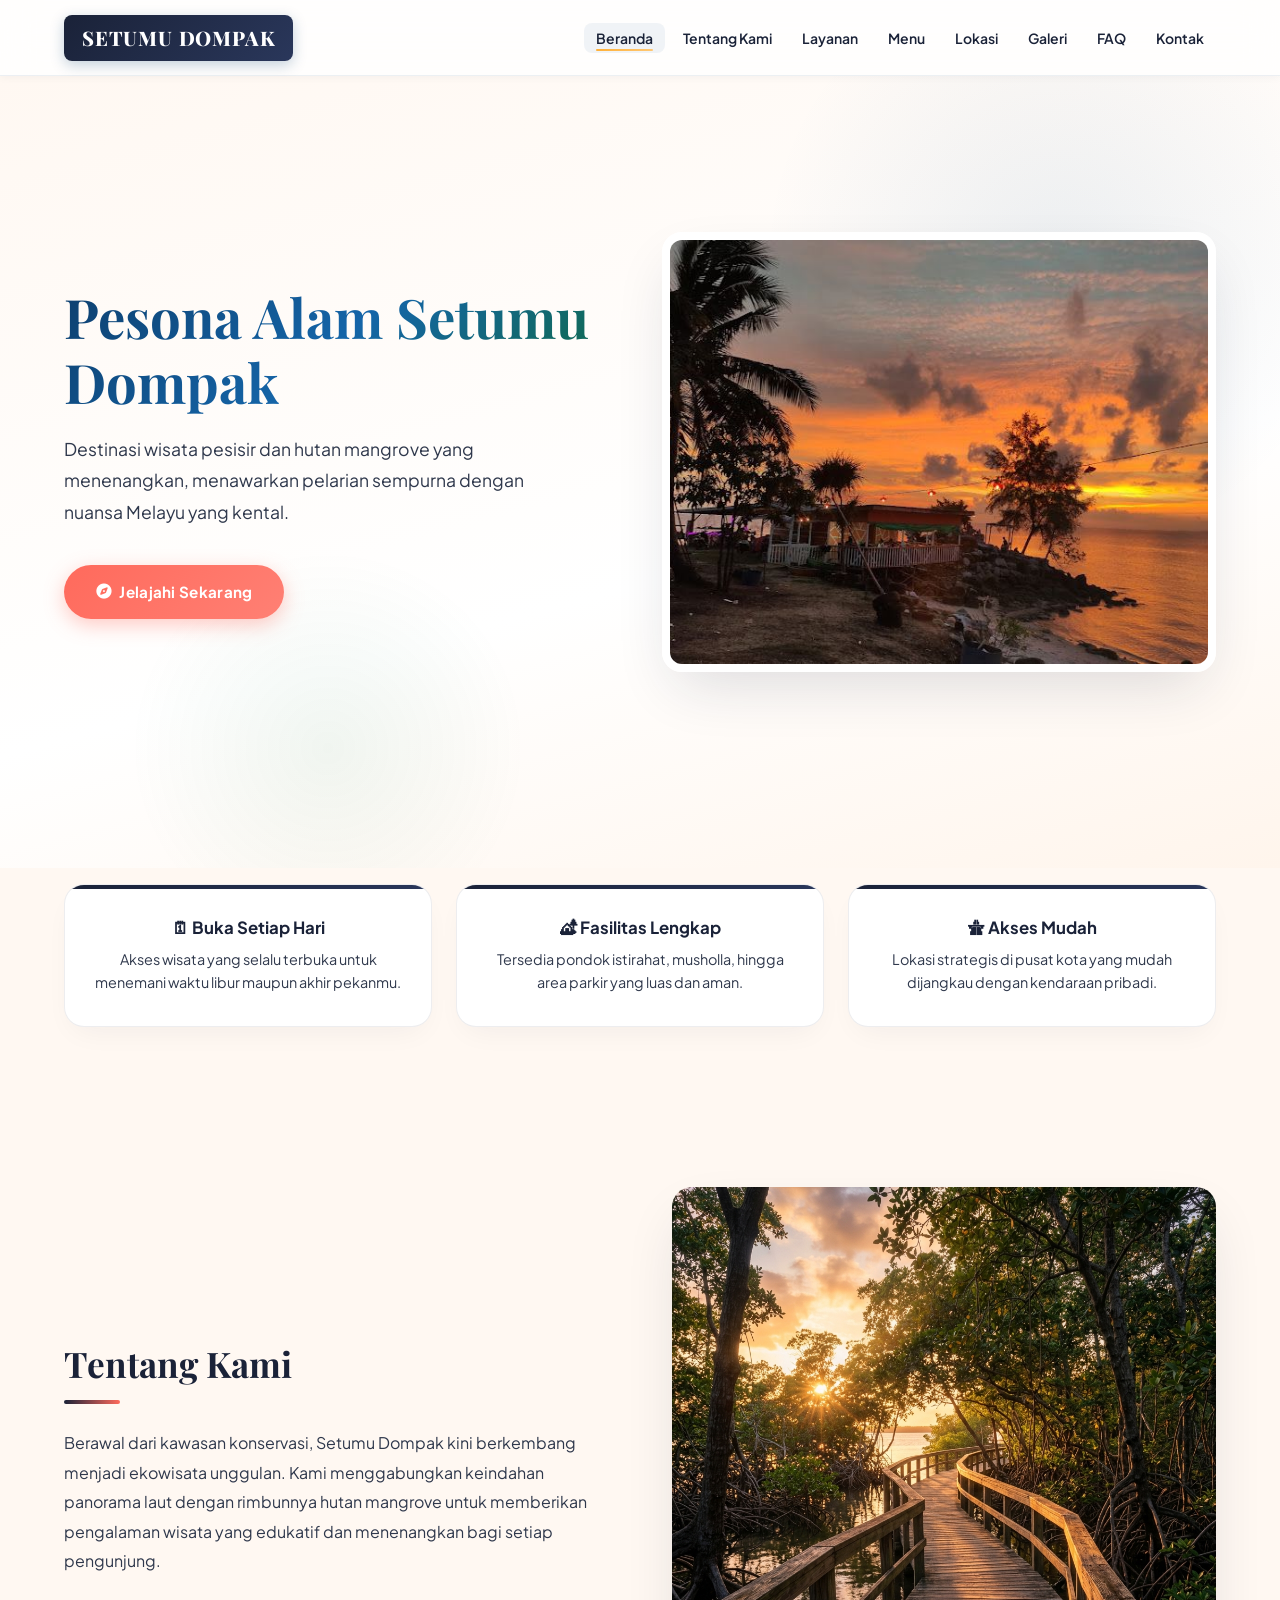
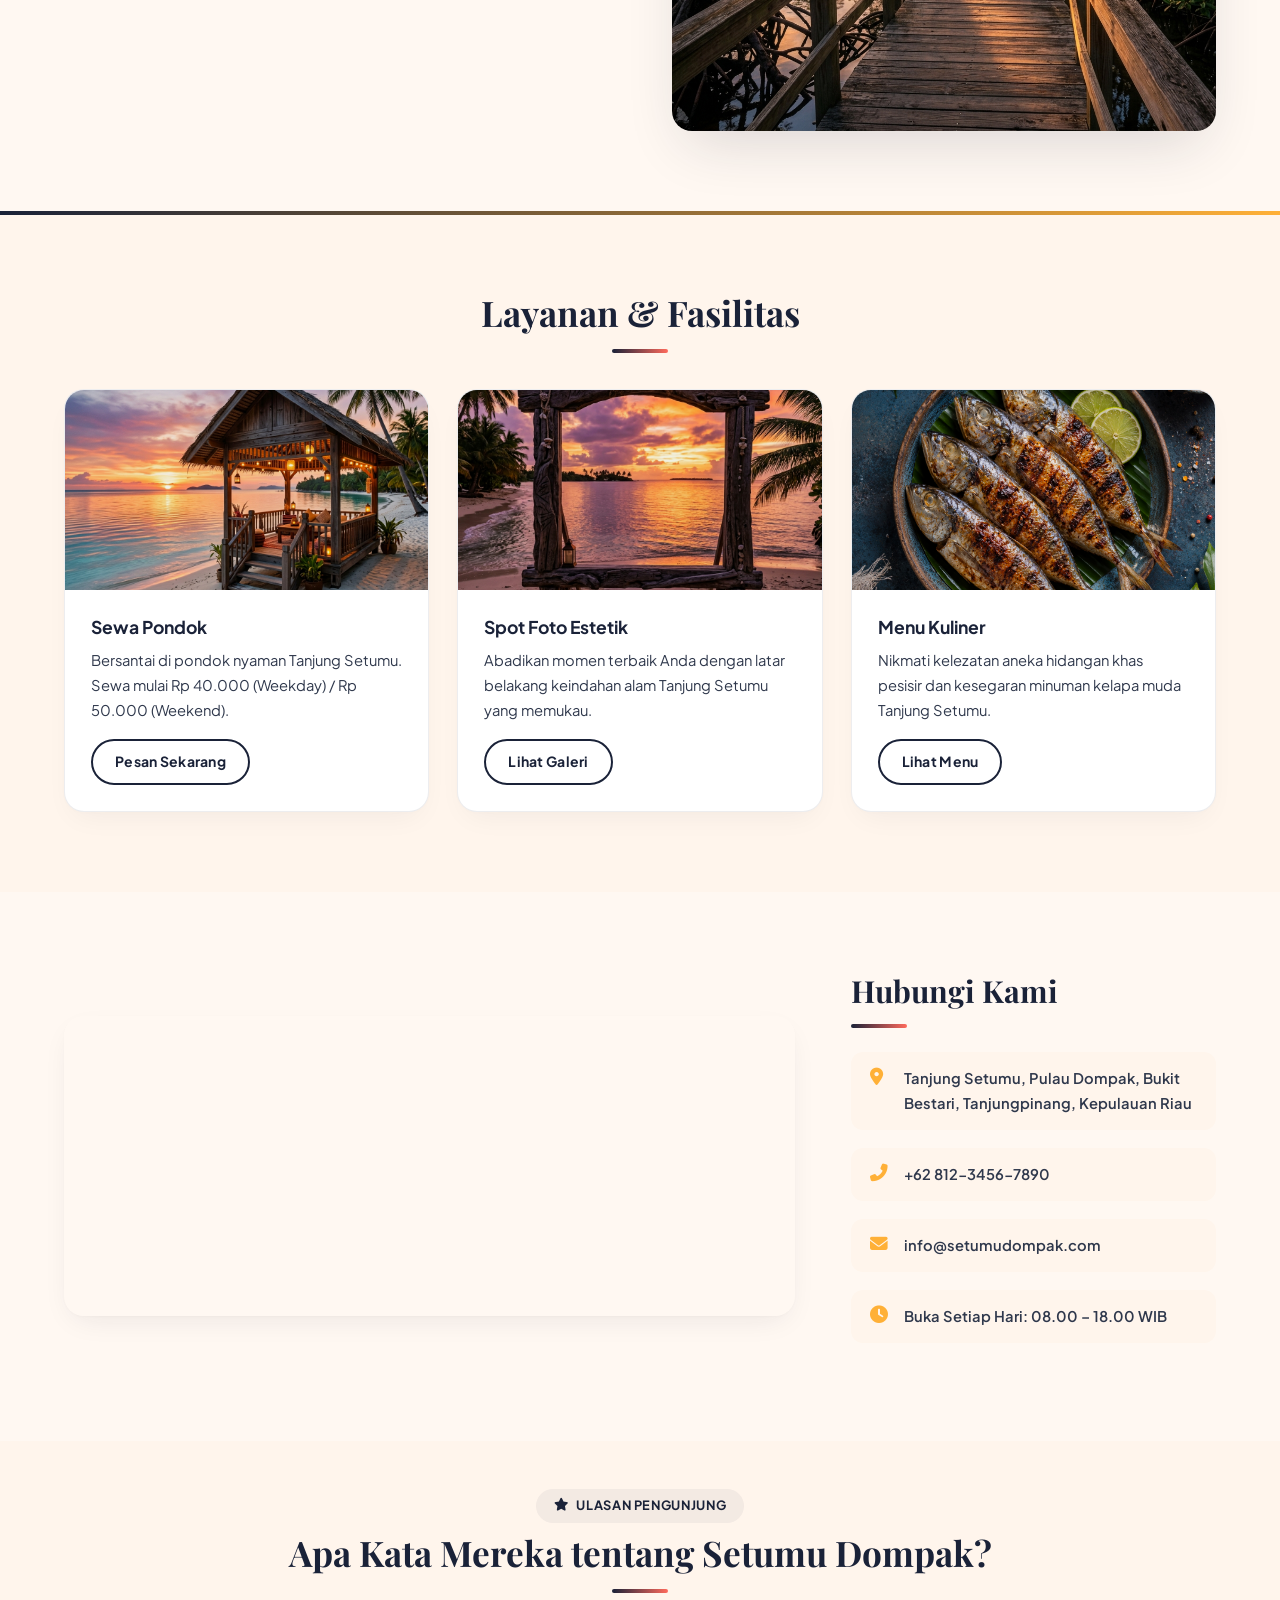
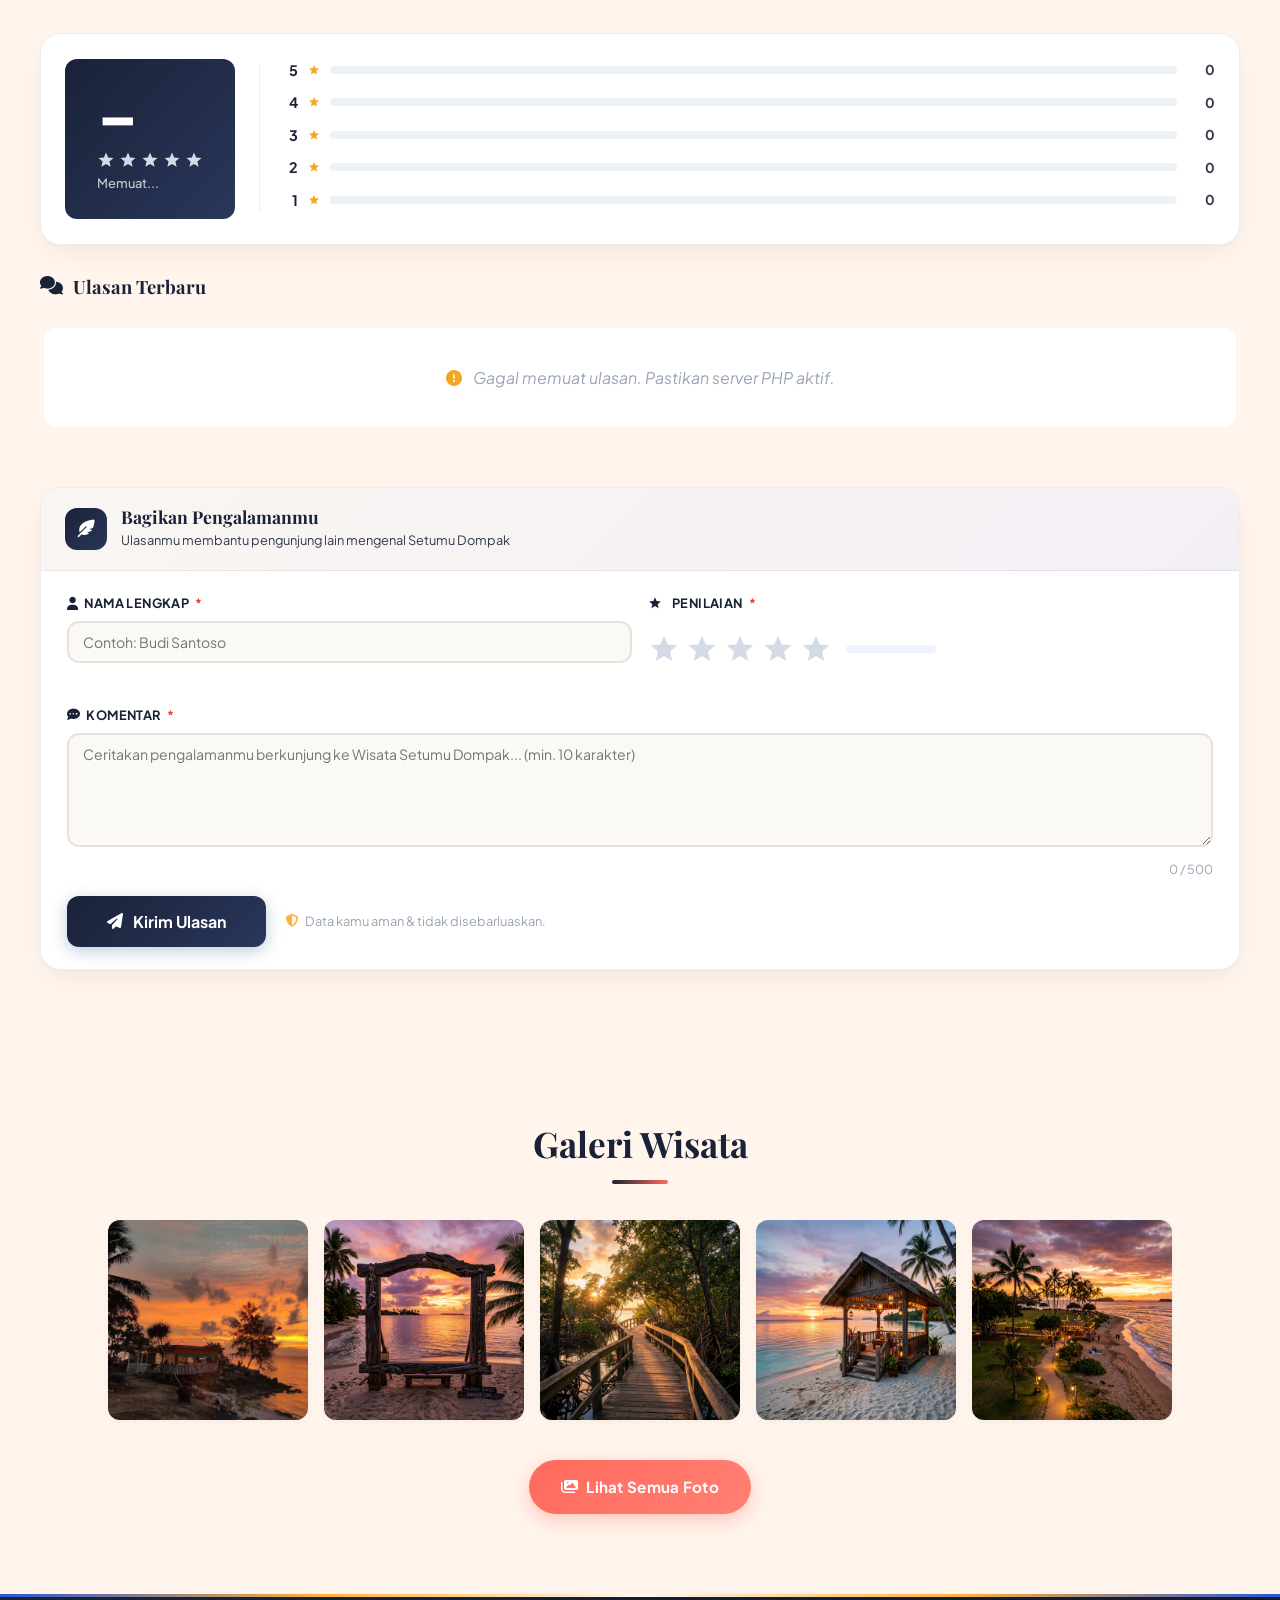
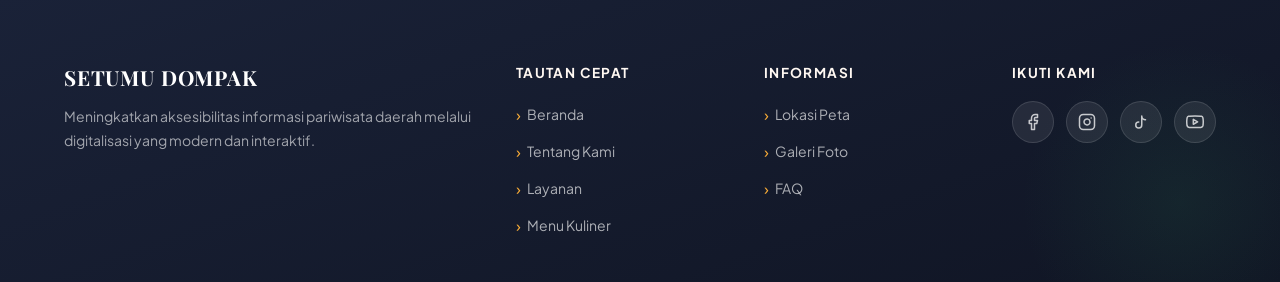
<file: index.html>
<!DOCTYPE html>
<html lang="id">
<head>
    <meta charset="UTF-8">
    <meta name="viewport" content="width=device-width, initial-scale=1.0">
    <title>Wisata Setumu Dompak — Ekowisata Kepulauan Riau</title>
    <link rel="stylesheet" href="css/style.css?v=1.9">
    <link rel="stylesheet" href="css/home.css?v=1.9">
    <link rel="stylesheet" href="css/responsive.css?v=1.9">
    <link rel="stylesheet" href="https://cdnjs.cloudflare.com/ajax/libs/font-awesome/6.4.0/css/all.min.css">
</head>
<body>

    <!-- NAVBAR PLACEHOLDER -->
    <div id="navbar-placeholder"></div>

    <!-- HERO -->
    <section id="beranda" class="hero">
        <div class="hero-text">
            <h1>Pesona Alam Setumu Dompak</h1>
            <p>Destinasi wisata pesisir dan hutan mangrove yang menenangkan, menawarkan pelarian sempurna dengan nuansa Melayu yang kental.</p>
            <a href="#layanan" class="btn-primary">
                <i class="fas fa-compass"></i> Jelajahi Sekarang
            </a>
        </div>
        <div class="hero-image">
            <img src="images/hero.jpg" alt="Pesona Alam Setumu Dompak">
        </div>
    </section>

    <!-- HIGHLIGHT CARDS -->
    <section class="highlights container">
        <div class="card-highlight">
            <h3>Buka Setiap Hari</h3>
            <p>Akses wisata yang selalu terbuka untuk menemani waktu libur maupun akhir pekanmu.</p>
        </div>
        <div class="card-highlight">
            <h3>Fasilitas Lengkap</h3>
            <p>Tersedia pondok istirahat, musholla, hingga area parkir yang luas dan aman.</p>
        </div>
        <div class="card-highlight">
            <h3>Akses Mudah</h3>
            <p>Lokasi strategis di pusat kota yang mudah dijangkau dengan kendaraan pribadi.</p>
        </div>
    </section>

    <!-- TENTANG KAMI -->
    <section id="tentang" class="tentang container">
        <div class="tentang-text reveal-left">
            <h2>Tentang Kami</h2>
            <div class="divider"></div>
            <p>Berawal dari kawasan konservasi, Setumu Dompak kini berkembang menjadi ekowisata unggulan. Kami menggabungkan keindahan panorama laut dengan rimbunnya hutan mangrove untuk memberikan pengalaman wisata yang edukatif dan menenangkan bagi setiap pengunjung.</p>
        </div>
        <div class="tentang-image reveal-right">
            <img src="images/tentang.png" alt="Tentang Wisata Setumu">
        </div>
    </section>

    <!-- LAYANAN & FASILITAS -->
    <section id="layanan" class="layanan bg-light">
        <div class="container">
            <h2 class="section-title reveal">Layanan &amp; Fasilitas</h2>
            <div class="divider-center"></div>
            <div class="layanan-grid">
                <div class="card-layanan">
                    <img src="images/pondok.png" alt="Sewa Pondok">
                    <div class="card-body">
                        <h3>Sewa Pondok</h3>
                        <p>Bersantai di pondok nyaman Tanjung Setumu. Sewa mulai Rp 40.000 (Weekday) / Rp 50.000 (Weekend).</p>
                        <a href="https://wa.me/6281261910521?text=Permisi%20Kak%2C%20saya%20ingin%20memesan%20sewa%20pondok.%20Mohon%20info%20ketersediaan%20pondok%20kosong%20untuk%20%5BHari%2FTanggal%5D.%20Terima%20kasih%21" target="_blank" class="btn-outline"><span>Pesan Sekarang</span></a>
                    </div>
                </div>
                <div class="card-layanan">
                    <img src="images/spot_foto.png" alt="Spot Foto">
                    <div class="card-body">
                        <h3>Spot Foto Estetik</h3>
                        <p>Abadikan momen terbaik Anda dengan latar belakang keindahan alam Tanjung Setumu yang memukau.</p>
                        <a href="galeri.html" class="btn-outline"><span>Lihat Galeri</span></a>
                    </div>
                </div>
                <div class="card-layanan">
                    <img src="images/ikan_bakar.png" alt="Menu Kuliner">
                    <div class="card-body">
                        <h3>Menu Kuliner</h3>
                        <p>Nikmati kelezatan aneka hidangan khas pesisir dan kesegaran minuman kelapa muda Tanjung Setumu.</p>
                        <a href="menu.html" class="btn-outline"><span>Lihat Menu</span></a>
                    </div>
                </div>
            </div>
        </div>
    </section>

    <!-- LOKASI & KONTAK -->
    <section id="lokasi" class="lokasi-kontak container">
        <div class="peta-lokasi reveal-left">
            <iframe src="https://maps.google.com/maps?q=Pantai%20Tanjung%20Setumu%20Dompak%20Tanjungpinang&t=&z=15&ie=UTF8&iwloc=&output=embed"
                width="100%" height="300" style="border:0; border-radius: 14px;" allowfullscreen="" loading="lazy"></iframe>
        </div>
        <div class="info-kontak reveal-right">
            <h2>Hubungi Kami</h2>
            <div class="divider"></div>
            <ul>
                <li><i class="fas fa-map-marker-alt"></i> Tanjung Setumu, Pulau Dompak, Bukit Bestari, Tanjungpinang, Kepulauan Riau</li>
                <li><i class="fas fa-phone-alt"></i> +62 812-3456-7890</li>
                <li><i class="fas fa-envelope"></i> info@setumudompak.com</li>
                <li><i class="fas fa-clock"></i> Buka Setiap Hari: 08.00 – 18.00 WIB</li>
            </ul>
        </div>
    </section>

    <!-- RATING SECTION -->
    <section id="rating" class="rating-section">
        <div class="container rating-body">

            <!-- HEADER MINIMALIS TERPADU -->
            <div class="rating-intro-header text-center reveal">
                <span class="rating-tag"><i class="fas fa-star"></i> Ulasan Pengunjung</span>
                <h2>Apa Kata Mereka tentang Setumu Dompak?</h2>
                <div class="divider-center"></div>
            </div>

            <!-- ── STATISTIK RATING ── -->
            <div class="rating-stats-card reveal">
                <div class="stats-left">
                    <div class="big-score" id="avgScore">–</div>
                    <div class="big-stars" id="avgStars">
                        <svg class="star-icon star-empty" viewBox="0 0 24 24" width="18" height="18" style="display: inline-block; vertical-align: middle;"><path fill="#d4dbe7" d="M12 17.27 L18.18 21 L16.54 13.97 L22 9.24 L14.81 8.63 L12 2 L9.19 8.63 L2 9.24 L7.46 13.97 L5.82 21 Z"/></svg>
                        <svg class="star-icon star-empty" viewBox="0 0 24 24" width="18" height="18" style="display: inline-block; vertical-align: middle;"><path fill="#d4dbe7" d="M12 17.27 L18.18 21 L16.54 13.97 L22 9.24 L14.81 8.63 L12 2 L9.19 8.63 L2 9.24 L7.46 13.97 L5.82 21 Z"/></svg>
                        <svg class="star-icon star-empty" viewBox="0 0 24 24" width="18" height="18" style="display: inline-block; vertical-align: middle;"><path fill="#d4dbe7" d="M12 17.27 L18.18 21 L16.54 13.97 L22 9.24 L14.81 8.63 L12 2 L9.19 8.63 L2 9.24 L7.46 13.97 L5.82 21 Z"/></svg>
                        <svg class="star-icon star-empty" viewBox="0 0 24 24" width="18" height="18" style="display: inline-block; vertical-align: middle;"><path fill="#d4dbe7" d="M12 17.27 L18.18 21 L16.54 13.97 L22 9.24 L14.81 8.63 L12 2 L9.19 8.63 L2 9.24 L7.46 13.97 L5.82 21 Z"/></svg>
                        <svg class="star-icon star-empty" viewBox="0 0 24 24" width="18" height="18" style="display: inline-block; vertical-align: middle;"><path fill="#d4dbe7" d="M12 17.27 L18.18 21 L16.54 13.97 L22 9.24 L14.81 8.63 L12 2 L9.19 8.63 L2 9.24 L7.46 13.97 L5.82 21 Z"/></svg>
                    </div>
                    <div class="big-label" id="avgLabel">Memuat...</div>
                </div>
                <div class="stats-divider"></div>
                <div class="stats-bars">
                    <div class="bar-row">
                        <span class="bar-num">5</span>
                        <svg class="bar-star" viewBox="0 0 24 24" width="12" height="12">
                            <path d="M12 17.27 L18.18 21 L16.54 13.97 L22 9.24 L14.81 8.63 L12 2 L9.19 8.63 L2 9.24 L7.46 13.97 L5.82 21 Z"/>
                        </svg>
                        <div class="bar-track"><div class="bar-fill" id="bar5"></div></div>
                        <span class="bar-count" id="count5">0</span>
                    </div>
                    <div class="bar-row">
                        <span class="bar-num">4</span>
                        <svg class="bar-star" viewBox="0 0 24 24" width="12" height="12">
                            <path d="M12 17.27 L18.18 21 L16.54 13.97 L22 9.24 L14.81 8.63 L12 2 L9.19 8.63 L2 9.24 L7.46 13.97 L5.82 21 Z"/>
                        </svg>
                        <div class="bar-track"><div class="bar-fill" id="bar4"></div></div>
                        <span class="bar-count" id="count4">0</span>
                    </div>
                    <div class="bar-row">
                        <span class="bar-num">3</span>
                        <svg class="bar-star" viewBox="0 0 24 24" width="12" height="12">
                            <path d="M12 17.27 L18.18 21 L16.54 13.97 L22 9.24 L14.81 8.63 L12 2 L9.19 8.63 L2 9.24 L7.46 13.97 L5.82 21 Z"/>
                        </svg>
                        <div class="bar-track"><div class="bar-fill" id="bar3"></div></div>
                        <span class="bar-count" id="count3">0</span>
                    </div>
                    <div class="bar-row">
                        <span class="bar-num">2</span>
                        <svg class="bar-star" viewBox="0 0 24 24" width="12" height="12">
                            <path d="M12 17.27 L18.18 21 L16.54 13.97 L22 9.24 L14.81 8.63 L12 2 L9.19 8.63 L2 9.24 L7.46 13.97 L5.82 21 Z"/>
                        </svg>
                        <div class="bar-track"><div class="bar-fill" id="bar2"></div></div>
                        <span class="bar-count" id="count2">0</span>
                    </div>
                    <div class="bar-row">
                        <span class="bar-num">1</span>
                        <svg class="bar-star" viewBox="0 0 24 24" width="12" height="12">
                            <path d="M12 17.27 L18.18 21 L16.54 13.97 L22 9.24 L14.81 8.63 L12 2 L9.19 8.63 L2 9.24 L7.46 13.97 L5.82 21 Z"/>
                        </svg>
                        <div class="bar-track"><div class="bar-fill" id="bar1"></div></div>
                        <span class="bar-count" id="count1">0</span>
                    </div>
                </div>
            </div>

            <!-- ── DAFTAR ULASAN ── -->
            <div class="review-section">
                <h3 class="review-section-title">
                    <i class="fas fa-comments"></i> Ulasan Terbaru
                </h3>
                <div id="reviewList" class="review-list">
                    <div class="review-skeleton">
                        <div class="sk-avatar"></div>
                        <div class="sk-lines"><div class="sk-line w60"></div><div class="sk-line w90"></div><div class="sk-line w80"></div></div>
                    </div>
                    <div class="review-skeleton">
                        <div class="sk-avatar"></div>
                        <div class="sk-lines"><div class="sk-line w60"></div><div class="sk-line w90"></div><div class="sk-line w80"></div></div>
                    </div>
                    <div class="review-skeleton">
                        <div class="sk-avatar"></div>
                        <div class="sk-lines"><div class="sk-line w60"></div><div class="sk-line w90"></div><div class="sk-line w80"></div></div>
                    </div>
                </div>
            </div>

            <!-- ── FORM ULASAN ── -->
            <div class="rating-form-wrap reveal">
                <div class="form-header">
                    <div class="form-header-icon"><i class="fas fa-feather-alt"></i></div>
                    <div>
                        <h3>Bagikan Pengalamanmu</h3>
                        <p>Ulasanmu membantu pengunjung lain mengenal Setumu Dompak</p>
                    </div>
                </div>

                <form id="ratingForm" novalidate>
                    <div class="form-row">
                        <div class="form-group">
                            <label for="reviewName">
                                <i class="fas fa-user"></i> Nama Lengkap
                                <span class="req">*</span>
                            </label>
                            <input type="text" id="reviewName"
                                   placeholder="Contoh: Budi Santoso"
                                   maxlength="60" autocomplete="name">
                            <span class="err-msg" id="errName"></span>
                        </div>
                        <div class="form-group">
                            <label>
                                <svg width="14" height="14" viewBox="0 0 24 24" fill="var(--biru-laut)" style="display: inline-block; vertical-align: middle; margin-top: -2px; margin-right: 4px;">
                                    <path d="M12 17.27 L18.18 21 L16.54 13.97 L22 9.24 L14.81 8.63 L12 2 L9.19 8.63 L2 9.24 L7.46 13.97 L5.82 21 Z"/>
                                </svg>
                                Penilaian <span class="req">*</span>
                            </label>
                            <div class="star-picker-wrap">
                                <div class="star-picker" id="starPicker">
                                    <span class="star-btn" data-val="1" title="1 – Sangat Buruk">
                                        <svg viewBox="0 0 24 24"><path d="M12 17.27 L18.18 21 L16.54 13.97 L22 9.24 L14.81 8.63 L12 2 L9.19 8.63 L2 9.24 L7.46 13.97 L5.82 21 Z"/></svg>
                                    </span>
                                    <span class="star-btn" data-val="2" title="2 – Buruk">
                                        <svg viewBox="0 0 24 24"><path d="M12 17.27 L18.18 21 L16.54 13.97 L22 9.24 L14.81 8.63 L12 2 L9.19 8.63 L2 9.24 L7.46 13.97 L5.82 21 Z"/></svg>
                                    </span>
                                    <span class="star-btn" data-val="3" title="3 – Cukup">
                                        <svg viewBox="0 0 24 24"><path d="M12 17.27 L18.18 21 L16.54 13.97 L22 9.24 L14.81 8.63 L12 2 L9.19 8.63 L2 9.24 L7.46 13.97 L5.82 21 Z"/></svg>
                                    </span>
                                    <span class="star-btn" data-val="4" title="4 – Bagus">
                                        <svg viewBox="0 0 24 24"><path d="M12 17.27 L18.18 21 L16.54 13.97 L22 9.24 L14.81 8.63 L12 2 L9.19 8.63 L2 9.24 L7.46 13.97 L5.82 21 Z"/></svg>
                                    </span>
                                    <span class="star-btn" data-val="5" title="5 – Sangat Bagus">
                                        <svg viewBox="0 0 24 24"><path d="M12 17.27 L18.18 21 L16.54 13.97 L22 9.24 L14.81 8.63 L12 2 L9.19 8.63 L2 9.24 L7.46 13.97 L5.82 21 Z"/></svg>
                                    </span>
                                </div>
                                <span class="star-label-text" id="starLabel"></span>
                            </div>
                            <span class="err-msg" id="errStar"></span>
                        </div>
                    </div>

                    <div class="form-group">
                        <label for="reviewKomentar">
                            <i class="fas fa-comment-dots"></i> Komentar
                            <span class="req">*</span>
                        </label>
                        <textarea id="reviewKomentar" rows="5"
                                  placeholder="Ceritakan pengalamanmu berkunjung ke Wisata Setumu Dompak... (min. 10 karakter)"
                                  maxlength="500"></textarea>
                        <div class="textarea-footer">
                            <span class="err-msg" id="errKomentar"></span>
                            <span class="char-count" id="charCount">0 / 500</span>
                        </div>
                    </div>

                    <div class="form-actions">
                        <button type="submit" class="btn-submit" id="submitRating">
                            <i class="fas fa-paper-plane"></i> Kirim Ulasan
                        </button>
                        <p class="form-note"><i class="fas fa-shield-alt"></i> Data kamu aman & tidak disebarluaskan.</p>
                    </div>

                    <div class="alert-success" id="submitSuccess">
                        <i class="fas fa-check-circle"></i>
                        <div>
                            <strong>Ulasan berhasil dikirim!</strong>
                            <span>Terima kasih telah berbagi pengalaman.</span>
                        </div>
                    </div>
                </form>
            </div>

        </div><!-- /.rating-body -->
    </section>

    <!-- GALERI PREVIEW -->
    <section id="galeri" class="galeri bg-light">
        <div class="container text-center">
            <h2 class="section-title reveal">Galeri Wisata</h2>
            <div class="divider-center"></div>
            <div class="galeri-row">
                <img src="images/hero.jpg" alt="Pantai Setumu">
                <img src="images/spot_foto.png" alt="Sunset Setumu">
                <img src="images/tentang.png" alt="Mangrove Setumu">
                <img src="images/pondok.png" alt="Kuliner/Gazebo Setumu">
                <img src="images/area_rekreasi.png" alt="Area Rekreasi Setumu">
            </div>
            <a href="galeri.html" class="btn-primary mt-4">
                <i class="fas fa-images"></i> Lihat Semua Foto
            </a>
        </div>
    </section>

    <!-- FOOTER PLACEHOLDER -->
    <div id="footer-placeholder"></div>

    <script src="js/main.js?v=1.9"></script>
    <script src="js/validation.js?v=1.9"></script>
</body>
</html>
</file>
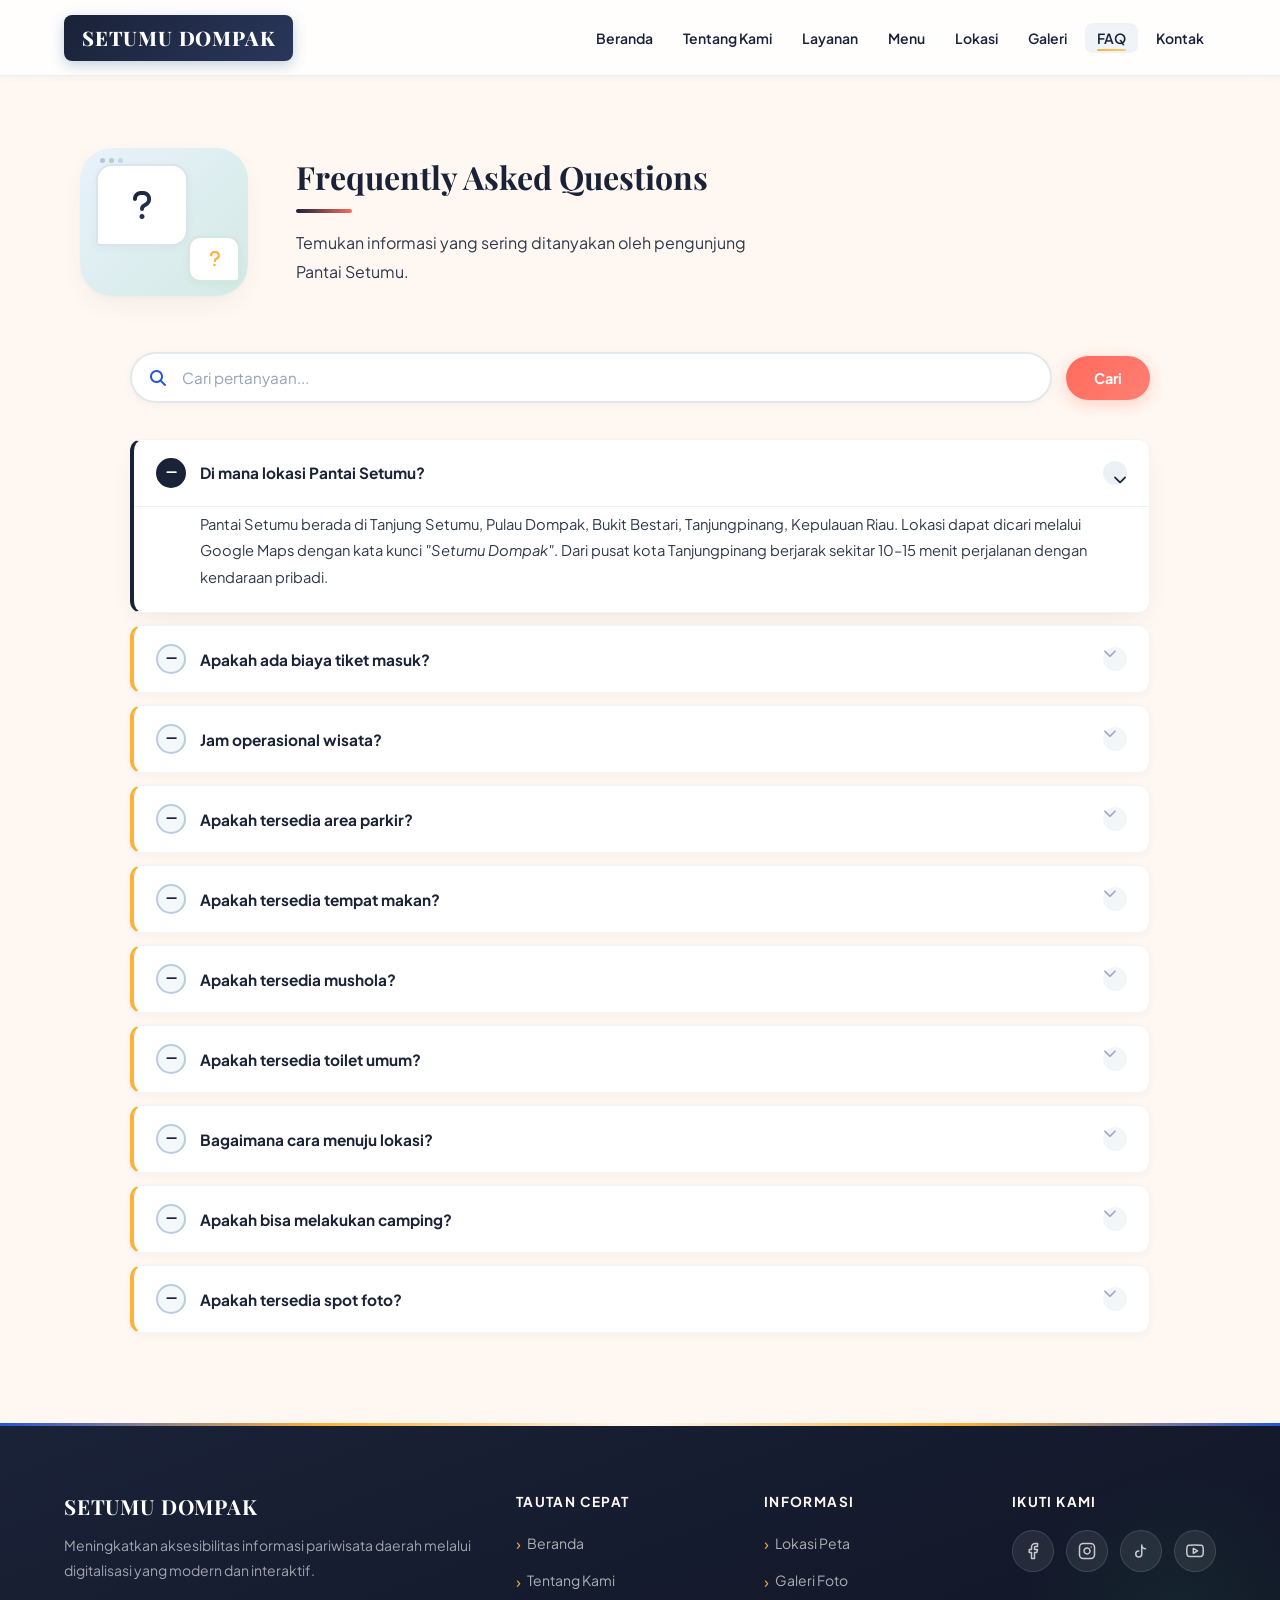
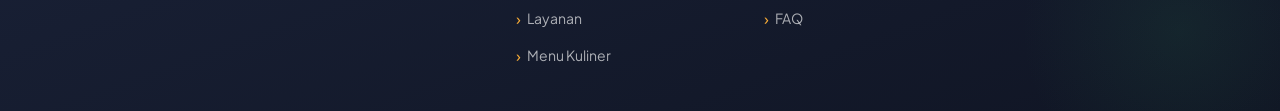
<file: faq.html>
<!DOCTYPE html>
<html lang="id">
<head>
    <meta charset="UTF-8">
    <meta name="viewport" content="width=device-width, initial-scale=1.0">
    <title>FAQ — Wisata Setumu Dompak</title>
    <link rel="stylesheet" href="css/style.css?v=1.9">
    <link rel="stylesheet" href="css/faq.css?v=1.9">
    <link rel="stylesheet" href="css/responsive.css?v=1.9">
    <link rel="stylesheet" href="https://cdnjs.cloudflare.com/ajax/libs/font-awesome/6.4.0/css/all.min.css">
</head>
<body>

    <!-- NAVBAR PLACEHOLDER -->
    <div id="navbar-placeholder"></div>

    <!-- FAQ HERO -->
    <div class="faq-hero">
        <div class="faq-hero-illustration">
            <div class="bubble-dots">
                <span></span><span></span><span></span>
            </div>
            <div class="bubble-main">
                <i class="fas fa-question"></i>
            </div>
            <div class="bubble-small">
                <i class="fas fa-question"></i>
            </div>
        </div>
        <div class="faq-hero-text">
            <h2>Frequently Asked Questions</h2>
            <div class="divider"></div>
            <p>Temukan informasi yang sering ditanyakan oleh pengunjung Pantai Setumu.</p>
        </div>
    </div>

    <!-- SEARCH -->
    <div class="faq-search-section">
        <div class="faq-search-row">
            <div class="faq-search-wrap">
                <i class="fas fa-search"></i>
                <input type="text" class="faq-search" id="faqSearch" placeholder="Cari pertanyaan..." autocomplete="off">
            </div>
            <button class="faq-search-btn">Cari</button>
        </div>
    </div>

    <!-- ACCORDION -->
    <div class="faq-list" id="faqList">

        <div class="accordion-item open" data-question="Di mana lokasi Pantai Setumu?">
            <div class="accordion-header">
                <div class="accordion-icon-left"><i class="fas fa-minus"></i></div>
                <span class="accordion-question-text">Di mana lokasi Pantai Setumu?</span>
                <i class="fas fa-chevron-up accordion-chevron"></i>
            </div>
            <div class="accordion-answer">
                Pantai Setumu berada di Tanjung Setumu, Pulau Dompak, Bukit Bestari, Tanjungpinang, Kepulauan Riau.
                Lokasi dapat dicari melalui Google Maps dengan kata kunci <em>"Setumu Dompak"</em>.
                Dari pusat kota Tanjungpinang berjarak sekitar 10–15 menit perjalanan dengan kendaraan pribadi.
            </div>
        </div>

        <div class="accordion-item" data-question="Apakah ada biaya tiket masuk?">
            <div class="accordion-header">
                <div class="accordion-icon-left"><i class="fas fa-minus"></i></div>
                <span class="accordion-question-text">Apakah ada biaya tiket masuk?</span>
                <i class="fas fa-chevron-down accordion-chevron"></i>
            </div>
            <div class="accordion-answer">
                Tidak ada biaya tiket masuk maupun biaya parkir kendaraan (semuanya 100% Gratis) untuk memasuki dan menikmati kawasan ekowisata Pantai Setumu Dompak.
            </div>
        </div>

        <div class="accordion-item" data-question="Jam operasional wisata?">
            <div class="accordion-header">
                <div class="accordion-icon-left"><i class="fas fa-minus"></i></div>
                <span class="accordion-question-text">Jam operasional wisata?</span>
                <i class="fas fa-chevron-down accordion-chevron"></i>
            </div>
            <div class="accordion-answer">
                Pantai Setumu buka setiap hari mulai pukul 08.00 hingga 18.00 WIB,
                termasuk hari libur nasional dan akhir pekan.
            </div>
        </div>

        <div class="accordion-item" data-question="Apakah tersedia area parkir?">
            <div class="accordion-header">
                <div class="accordion-icon-left"><i class="fas fa-minus"></i></div>
                <span class="accordion-question-text">Apakah tersedia area parkir?</span>
                <i class="fas fa-chevron-down accordion-chevron"></i>
            </div>
            <div class="accordion-answer">
                Ya, tersedia area parkir yang luas dan aman untuk kendaraan roda dua
                maupun roda empat. Area parkir dijaga oleh petugas selama jam operasional.
            </div>
        </div>

        <div class="accordion-item" data-question="Apakah tersedia tempat makan?">
            <div class="accordion-header">
                <div class="accordion-icon-left"><i class="fas fa-minus"></i></div>
                <span class="accordion-question-text">Apakah tersedia tempat makan?</span>
                <i class="fas fa-chevron-down accordion-chevron"></i>
            </div>
            <div class="accordion-answer">
                Ya, terdapat beberapa warung dan kios yang menyajikan kuliner khas
                Kepulauan Riau di dalam kawasan, termasuk seafood segar, minuman kelapa muda,
                dan berbagai cemilan tradisional.
            </div>
        </div>

        <div class="accordion-item" data-question="Apakah tersedia mushola?">
            <div class="accordion-header">
                <div class="accordion-icon-left"><i class="fas fa-minus"></i></div>
                <span class="accordion-question-text">Apakah tersedia mushola?</span>
                <i class="fas fa-chevron-down accordion-chevron"></i>
            </div>
            <div class="accordion-answer">
                Ya, mushola tersedia di dalam kawasan wisata dan dapat digunakan
                oleh seluruh pengunjung secara gratis. Tempat wudhu tersedia di sekitarnya.
            </div>
        </div>

        <div class="accordion-item" data-question="Apakah tersedia toilet umum?">
            <div class="accordion-header">
                <div class="accordion-icon-left"><i class="fas fa-minus"></i></div>
                <span class="accordion-question-text">Apakah tersedia toilet umum?</span>
                <i class="fas fa-chevron-down accordion-chevron"></i>
            </div>
            <div class="accordion-answer">
                Ya, fasilitas toilet umum tersedia dan terawat di beberapa titik dalam kawasan.
                Tersedia juga toilet khusus untuk pengunjung dengan kebutuhan disabilitas.
            </div>
        </div>

        <div class="accordion-item" data-question="Bagaimana cara menuju lokasi?">
            <div class="accordion-header">
                <div class="accordion-icon-left"><i class="fas fa-minus"></i></div>
                <span class="accordion-question-text">Bagaimana cara menuju lokasi?</span>
                <i class="fas fa-chevron-down accordion-chevron"></i>
            </div>
            <div class="accordion-answer">
                Dari pusat kota Tanjungpinang, ikuti jalan menuju kawasan Dompak sejauh ±10 km.
                Dapat ditempuh menggunakan kendaraan pribadi ±15 menit. Disarankan menggunakan
                ojek online atau kendaraan sewa karena tidak ada angkutan umum langsung.
            </div>
        </div>

        <div class="accordion-item" data-question="Apakah bisa melakukan camping?">
            <div class="accordion-header">
                <div class="accordion-icon-left"><i class="fas fa-minus"></i></div>
                <span class="accordion-question-text">Apakah bisa melakukan camping?</span>
                <i class="fas fa-chevron-down accordion-chevron"></i>
            </div>
            <div class="accordion-answer">
                Area camping belum tersedia secara resmi saat ini. Untuk informasi terbaru
                mengenai program camping dan kegiatan khusus, silakan hubungi pengelola
                melalui nomor yang tertera di halaman Kontak.
            </div>
        </div>

        <div class="accordion-item" data-question="Apakah tersedia spot foto?">
            <div class="accordion-header">
                <div class="accordion-icon-left"><i class="fas fa-minus"></i></div>
                <span class="accordion-question-text">Apakah tersedia spot foto?</span>
                <i class="fas fa-chevron-down accordion-chevron"></i>
            </div>
            <div class="accordion-answer">
                Ya, terdapat beberapa spot foto menarik di kawasan Pantai Setumu dengan latar
                belakang alam pantai, mangrove, dan pemandangan laut terbuka.
                Spot foto terbaik saat golden hour pukul 16.30–17.30 WIB.
            </div>
        </div>

    </div>

    <!-- FOOTER PLACEHOLDER -->
    <div id="footer-placeholder"></div>

    <script src="js/main.js?v=1.9"></script>
    <script>
        // Accordion
        document.querySelectorAll('.accordion-header').forEach(header => {
            header.addEventListener('click', () => {
                const item = header.closest('.accordion-item');
                const isOpen = item.classList.contains('open');
                document.querySelectorAll('.accordion-item').forEach(i => {
                    i.classList.remove('open');
                    i.querySelector('.accordion-chevron').className = 'fas fa-chevron-down accordion-chevron';
                });
                if (!isOpen) {
                    item.classList.add('open');
                    item.querySelector('.accordion-chevron').className = 'fas fa-chevron-up accordion-chevron';
                }
            });
        });

        // Search
        const faqSearch = document.getElementById('faqSearch');
        function doSearch() {
            const q = faqSearch.value.toLowerCase().trim();
            document.querySelectorAll('.accordion-item').forEach(item => {
                const match = (item.dataset.question || '').toLowerCase().includes(q)
                           || item.querySelector('.accordion-answer').textContent.toLowerCase().includes(q);
                item.style.display = match ? 'block' : 'none';
            });
        }
        faqSearch.addEventListener('input', doSearch);
        document.querySelector('.faq-search-btn').addEventListener('click', doSearch);
    </script>
</body>
</html>
</file>
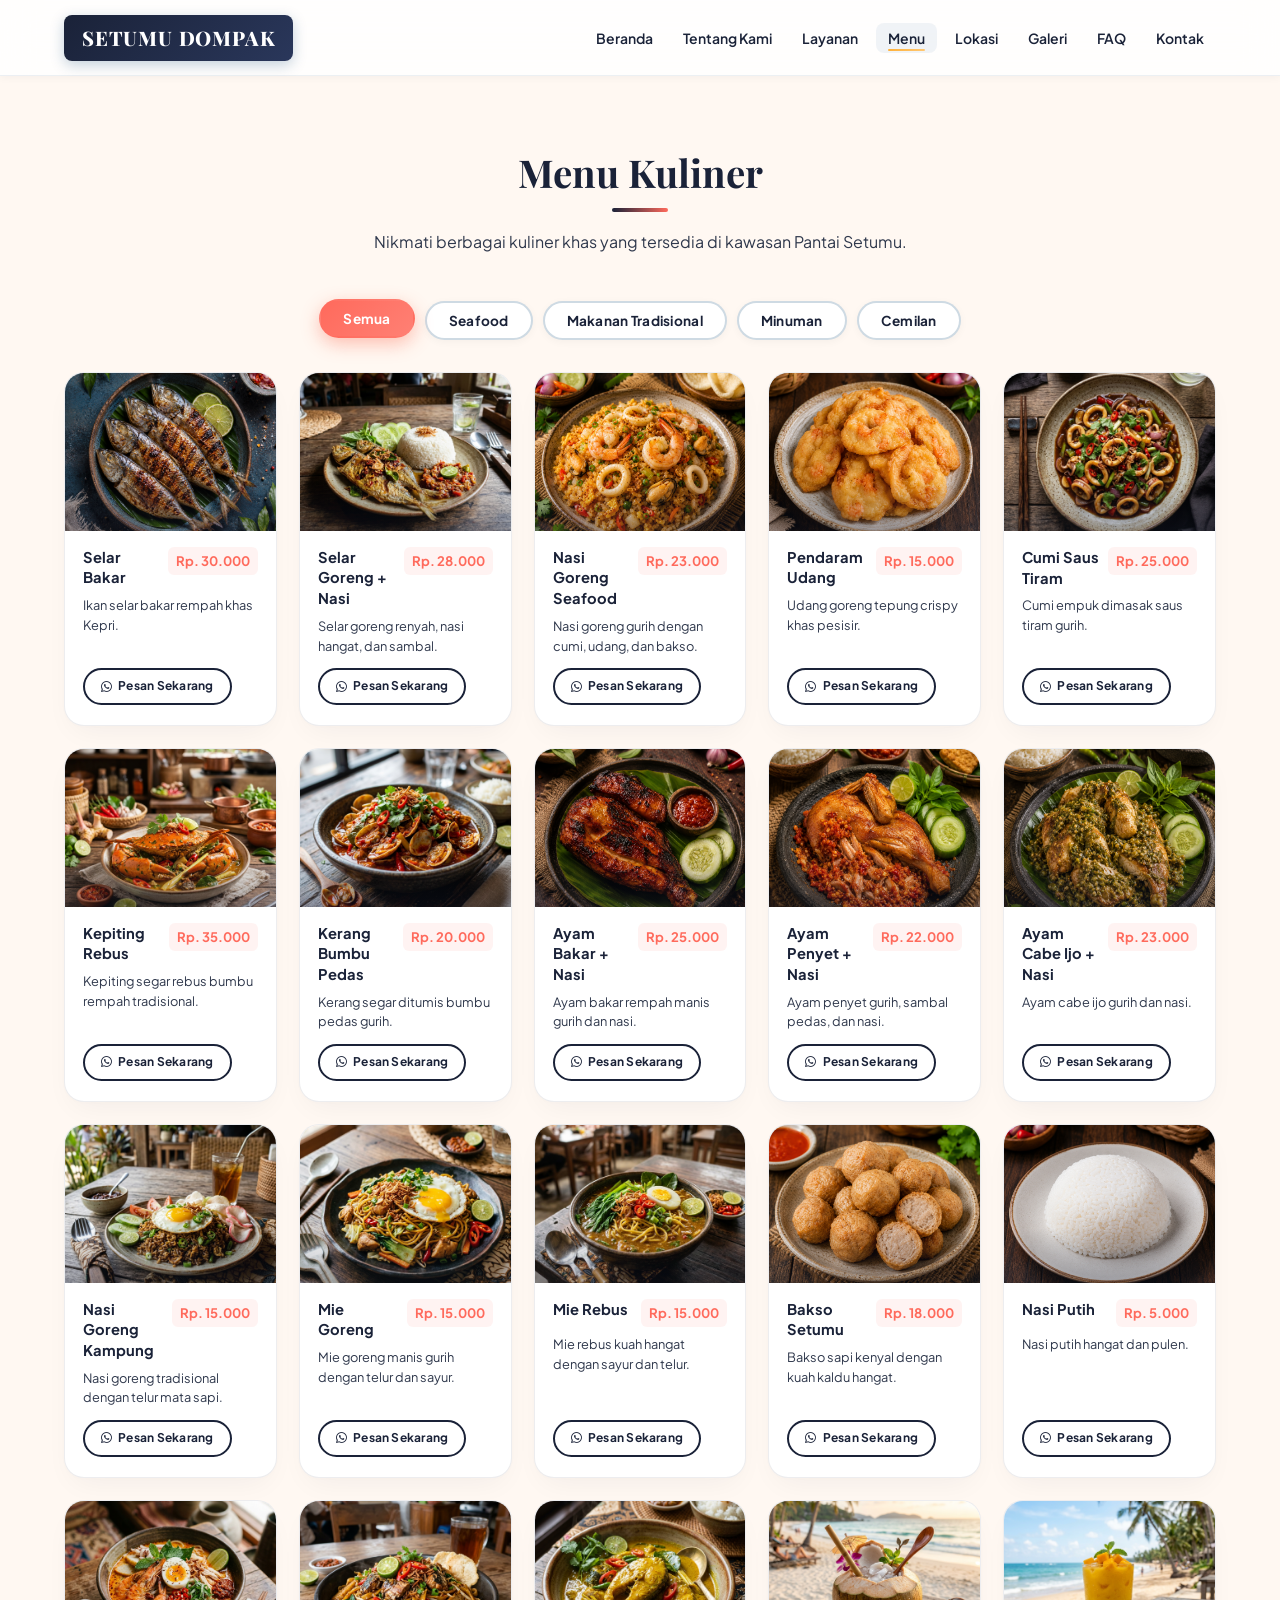
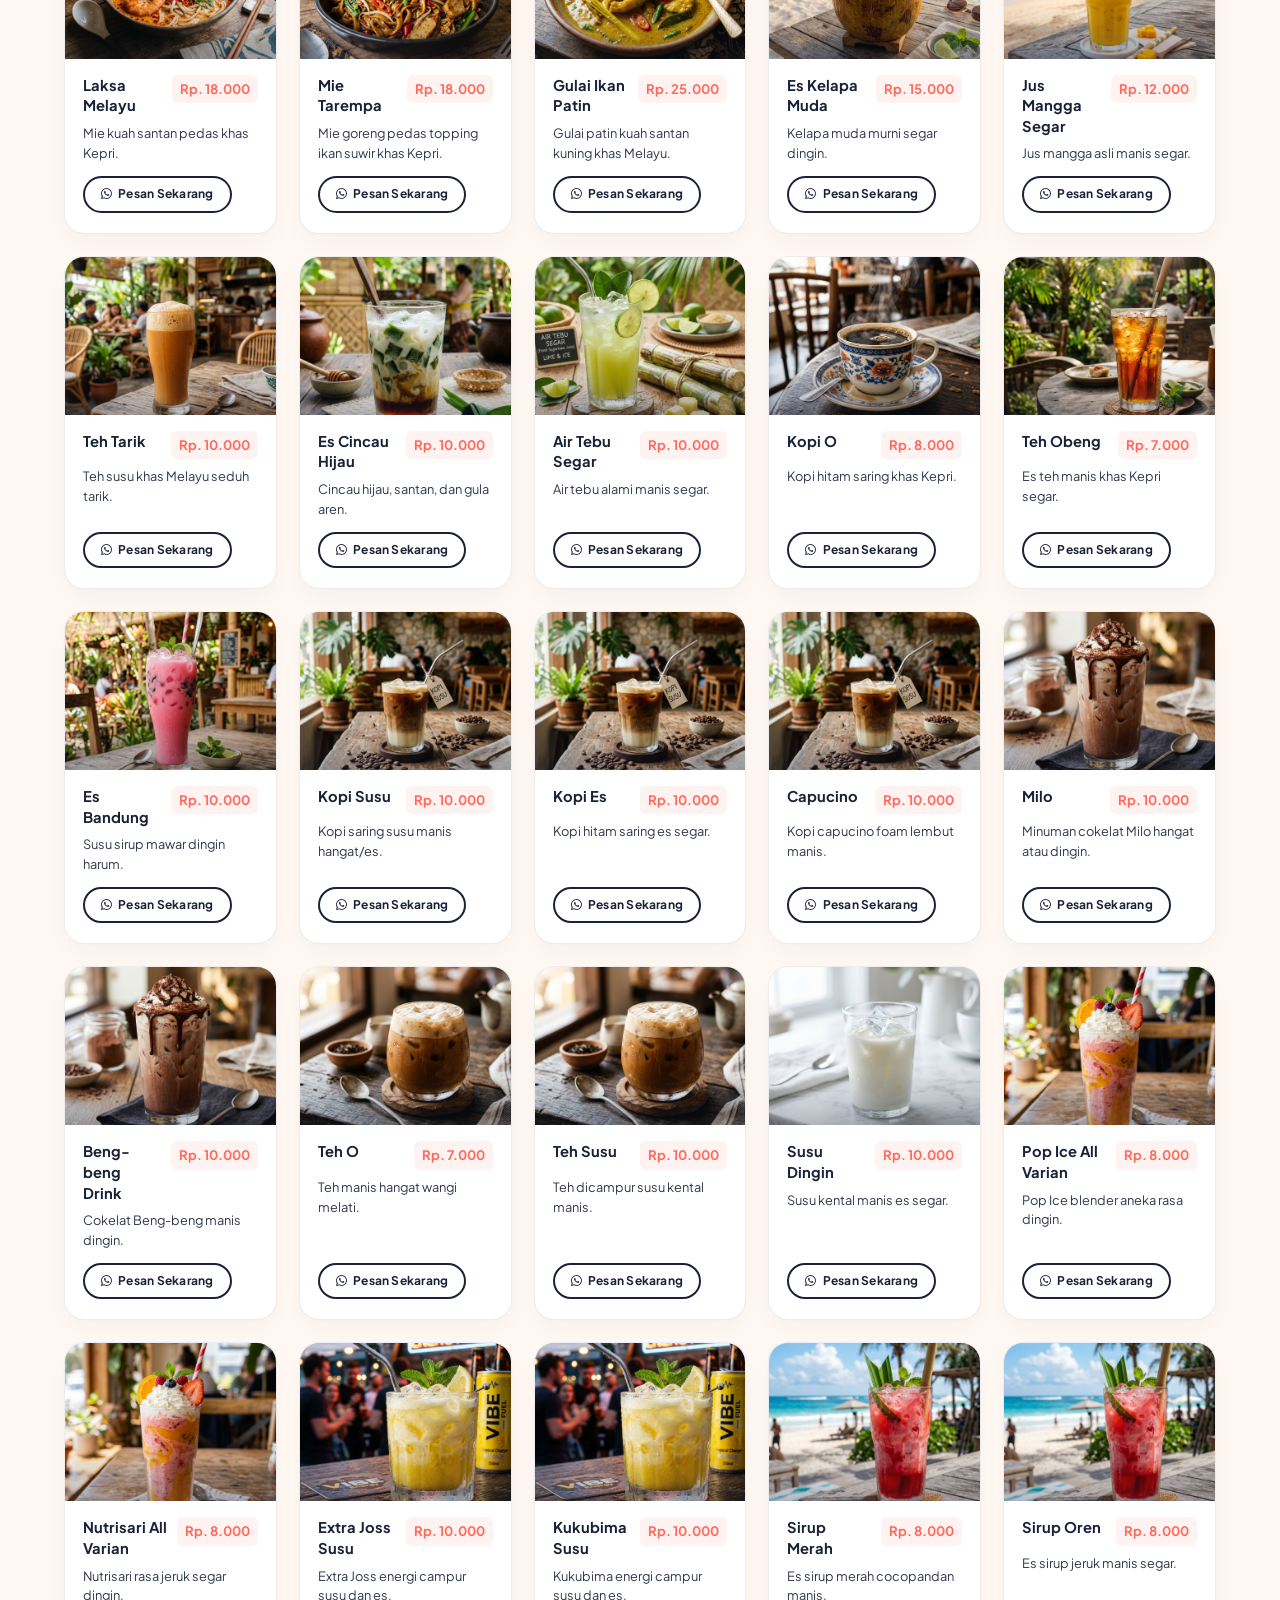
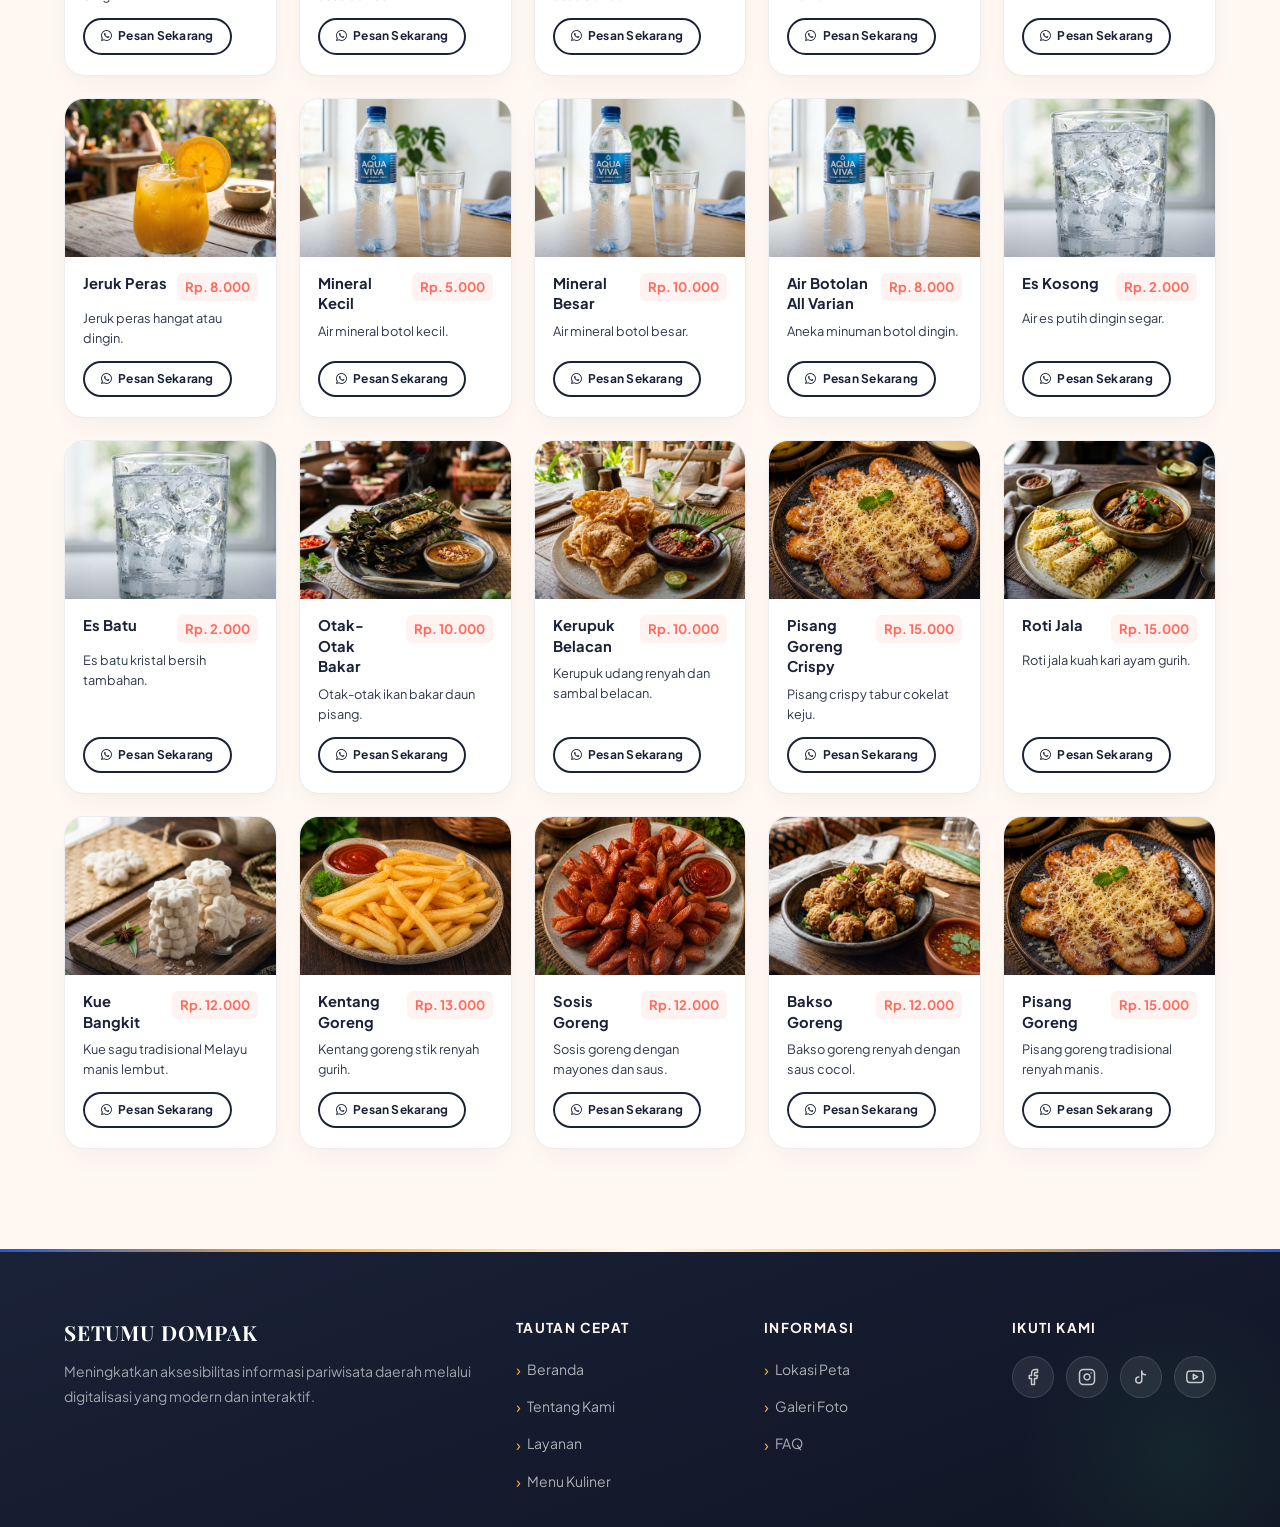
<file: menu.html>
<!DOCTYPE html>
<html lang="id">
<head>
    <meta charset="UTF-8">
    <meta name="viewport" content="width=device-width, initial-scale=1.0">
    <title>Menu Makanan & Minuman — Wisata Setumu Dompak</title>
    <link rel="stylesheet" href="css/style.css?v=1.9">
    <link rel="stylesheet" href="css/menu.css?v=1.9">
    <link rel="stylesheet" href="css/responsive.css?v=1.9">
    <link rel="stylesheet" href="https://cdnjs.cloudflare.com/ajax/libs/font-awesome/6.4.0/css/all.min.css">
</head>
<body>

    <!-- NAVBAR PLACEHOLDER -->
    <div id="navbar-placeholder"></div>

    <!-- PAGE HEADER -->
    <div class="page-header">
        <h2>Menu Kuliner</h2>
        <div class="divider-center"></div>
        <p>Nikmati berbagai kuliner khas yang tersedia di kawasan Pantai Setumu.</p>
    </div>

    <!-- FILTER -->
    <div class="filter-wrap">
        <button class="btn-filter active" data-filter="all">Semua</button>
        <button class="btn-filter" data-filter="seafood">Seafood</button>
        <button class="btn-filter" data-filter="tradisional">Makanan Tradisional</button>
        <button class="btn-filter" data-filter="minuman">Minuman</button>
        <button class="btn-filter" data-filter="cemilan">Cemilan</button>
    </div>

    <!-- MENU GRID -->
    <div class="menu-section">
        <div class="menu-grid" id="menuGrid">

            <!-- ==================== SEAFOOD ==================== -->
            <div class="card-menu" data-category="seafood">
                <div class="card-menu-img"><img src="images/ikan_bakar.png" alt="Selar Bakar"></div>
                <div class="card-menu-body">
                    <div class="card-menu-header">
                        <h3>Selar Bakar</h3>
                        <span class="card-menu-price">Rp. 30.000</span>
                    </div>
                    <p>Ikan selar bakar rempah khas Kepri.</p>
                    <a href="https://wa.me/6281261910521?text=Permisi%20Kak%2C%20saya%20ingin%20memesan%20menu%20kuliner%20berikut%3A%0A-%20%2ASelar%20Bakar%2A%20%28Jumlah%3A%20...%20porsi%29%0A-%20Nomor%20Pondok%3A%20...%0A%0AMohon%20info%20ketersediaannya%20ya.%20Terima%20kasih%21" target="_blank" class="btn-outline"><i class="fab fa-whatsapp"></i> <span>Pesan Sekarang</span></a>
                </div>
            </div>

            <div class="card-menu" data-category="seafood">
                <div class="card-menu-img"><img src="images/selar_goreng.png" alt="Selar Goreng + Nasi"></div>
                <div class="card-menu-body">
                    <div class="card-menu-header">
                        <h3>Selar Goreng + Nasi</h3>
                        <span class="card-menu-price">Rp. 28.000</span>
                    </div>
                    <p>Selar goreng renyah, nasi hangat, dan sambal.</p>
                    <a href="https://wa.me/6281261910521?text=Permisi%20Kak%2C%20saya%20ingin%20memesan%20menu%20kuliner%20berikut%3A%0A-%20%2ASelar%20Goreng%20%2B%20Nasi%2A%20%28Jumlah%3A%20...%20porsi%29%0A-%20Nomor%20Pondok%3A%20...%0A%0AMohon%20info%20ketersediaannya%20ya.%20Terima%20kasih%21" target="_blank" class="btn-outline"><i class="fab fa-whatsapp"></i> <span>Pesan Sekarang</span></a>
                </div>
            </div>

            <div class="card-menu" data-category="seafood">
                <div class="card-menu-img"><img src="images/nasi_goreng_seafood.png" alt="Nasi Goreng Seafood"></div>
                <div class="card-menu-body">
                    <div class="card-menu-header">
                        <h3>Nasi Goreng Seafood</h3>
                        <span class="card-menu-price">Rp. 23.000</span>
                    </div>
                    <p>Nasi goreng gurih dengan cumi, udang, dan bakso.</p>
                    <a href="https://wa.me/6281261910521?text=Permisi%20Kak%2C%20saya%20ingin%20memesan%20menu%20kuliner%20berikut%3A%0A-%20%2ANasi%20Goreng%20Seafood%2A%20%28Jumlah%3A%20...%20porsi%29%0A-%20Nomor%20Pondok%3A%20...%0A%0AMohon%20info%20ketersediaannya%20ya.%20Terima%20kasih%21" target="_blank" class="btn-outline"><i class="fab fa-whatsapp"></i> <span>Pesan Sekarang</span></a>
                </div>
            </div>

            <div class="card-menu" data-category="seafood">
                <div class="card-menu-img"><img src="images/pdandaram_udang.png" alt="Pendaram Udang"></div>
                <div class="card-menu-body">
                    <div class="card-menu-header">
                        <h3>Pendaram Udang</h3>
                        <span class="card-menu-price">Rp. 15.000</span>
                    </div>
                    <p>Udang goreng tepung crispy khas pesisir.</p>
                    <a href="https://wa.me/6281261910521?text=Permisi%20Kak%2C%20saya%20ingin%20memesan%20menu%20kuliner%20berikut%3A%0A-%20%2APendaram%20Udang%2A%20%28Jumlah%3A%20...%20porsi%29%0A-%20Nomor%20Pondok%3A%20...%0A%0AMohon%20info%20ketersediaannya%20ya.%20Terima%20kasih%21" target="_blank" class="btn-outline"><i class="fab fa-whatsapp"></i> <span>Pesan Sekarang</span></a>
                </div>
            </div>

            <div class="card-menu" data-category="seafood">
                <div class="card-menu-img"><img src="images/cumi_saus_tiram.png" alt="Cumi Saus Tiram"></div>
                <div class="card-menu-body">
                    <div class="card-menu-header">
                        <h3>Cumi Saus Tiram</h3>
                        <span class="card-menu-price">Rp. 25.000</span>
                    </div>
                    <p>Cumi empuk dimasak saus tiram gurih.</p>
                    <a href="https://wa.me/6281261910521?text=Permisi%20Kak%2C%20saya%20ingin%20memesan%20menu%20kuliner%20berikut%3A%0A-%20%2ACumi%20Saus%20Tiram%2A%20%28Jumlah%3A%20...%20porsi%29%0A-%20Nomor%20Pondok%3A%20...%0A%0AMohon%20info%20ketersediaannya%20ya.%20Terima%20kasih%21" target="_blank" class="btn-outline"><i class="fab fa-whatsapp"></i> <span>Pesan Sekarang</span></a>
                </div>
            </div>

            <div class="card-menu" data-category="seafood">
                <div class="card-menu-img"><img src="images/kepiting_rebus.png" alt="Kepiting Rebus"></div>
                <div class="card-menu-body">
                    <div class="card-menu-header">
                        <h3>Kepiting Rebus</h3>
                        <span class="card-menu-price">Rp. 35.000</span>
                    </div>
                    <p>Kepiting segar rebus bumbu rempah tradisional.</p>
                    <a href="https://wa.me/6281261910521?text=Permisi%20Kak%2C%20saya%20ingin%20memesan%20menu%20kuliner%20berikut%3A%0A-%20%2AKepiting%20Rebus%2A%20%28Jumlah%3A%20...%20porsi%29%0A-%20Nomor%20Pondok%3A%20...%0A%0AMohon%20info%20ketersediaannya%20ya.%20Terima%20kasih%21" target="_blank" class="btn-outline"><i class="fab fa-whatsapp"></i> <span>Pesan Sekarang</span></a>
                </div>
            </div>

            <div class="card-menu" data-category="seafood">
                <div class="card-menu-img"><img src="images/kerang_bumbu_pedas.png" alt="Kerang Bumbu Pedas"></div>
                <div class="card-menu-body">
                    <div class="card-menu-header">
                        <h3>Kerang Bumbu Pedas</h3>
                        <span class="card-menu-price">Rp. 20.000</span>
                    </div>
                    <p>Kerang segar ditumis bumbu pedas gurih.</p>
                    <a href="https://wa.me/6281261910521?text=Permisi%20Kak%2C%20saya%20ingin%20memesan%20menu%20kuliner%20berikut%3A%0A-%20%2AKerang%20Bumbu%20Pedas%2A%20%28Jumlah%3A%20...%20porsi%29%0A-%20Nomor%20Pondok%3A%20...%0A%0AMohon%20info%20ketersediaannya%20ya.%20Terima%20kasih%21" target="_blank" class="btn-outline"><i class="fab fa-whatsapp"></i> <span>Pesan Sekarang</span></a>
                </div>
            </div>

            <!-- ==================== MAKANAN TRADISIONAL ==================== -->
            <div class="card-menu" data-category="tradisional">
                <div class="card-menu-img"><img src="images/ayam_bakar.png" alt="Ayam Bakar + Nasi"></div>
                <div class="card-menu-body">
                    <div class="card-menu-header">
                        <h3>Ayam Bakar + Nasi</h3>
                        <span class="card-menu-price">Rp. 25.000</span>
                    </div>
                    <p>Ayam bakar rempah manis gurih dan nasi.</p>
                    <a href="https://wa.me/6281261910521?text=Permisi%20Kak%2C%20saya%20ingin%20memesan%20menu%20kuliner%20berikut%3A%0A-%20%2AAyam%20Bakar%20%2B%20Nasi%2A%20%28Jumlah%3A%20...%20porsi%29%0A-%20Nomor%20Pondok%3A%20...%0A%0AMohon%20info%20ketersediaannya%20ya.%20Terima%20kasih%21" target="_blank" class="btn-outline"><i class="fab fa-whatsapp"></i> <span>Pesan Sekarang</span></a>
                </div>
            </div>

            <div class="card-menu" data-category="tradisional">
                <div class="card-menu-img"><img src="images/ayam_penyet.png" alt="Ayam Penyet + Nasi"></div>
                <div class="card-menu-body">
                    <div class="card-menu-header">
                        <h3>Ayam Penyet + Nasi</h3>
                        <span class="card-menu-price">Rp. 22.000</span>
                    </div>
                    <p>Ayam penyet gurih, sambal pedas, dan nasi.</p>
                    <a href="https://wa.me/6281261910521?text=Permisi%20Kak%2C%20saya%20ingin%20memesan%20menu%20kuliner%20berikut%3A%0A-%20%2AAyam%20Penyet%20%2B%20Nasi%2A%20%28Jumlah%3A%20...%20porsi%29%0A-%20Nomor%20Pondok%3A%20...%0A%0AMohon%20info%20ketersediaannya%20ya.%20Terima%20kasih%21" target="_blank" class="btn-outline"><i class="fab fa-whatsapp"></i> <span>Pesan Sekarang</span></a>
                </div>
            </div>

            <div class="card-menu" data-category="tradisional">
                <div class="card-menu-img"><img src="images/ayam_sambel_ijo.png" alt="Ayam Cabe Ijo + Nasi"></div>
                <div class="card-menu-body">
                    <div class="card-menu-header">
                        <h3>Ayam Cabe Ijo + Nasi</h3>
                        <span class="card-menu-price">Rp. 23.000</span>
                    </div>
                    <p>Ayam cabe ijo gurih dan nasi.</p>
                    <a href="https://wa.me/6281261910521?text=Permisi%20Kak%2C%20saya%20ingin%20memesan%20menu%20kuliner%20berikut%3A%0A-%20%2AAyam%20Cabe%20Ijo%20%2B%20Nasi%2A%20%28Jumlah%3A%20...%20porsi%29%0A-%20Nomor%20Pondok%3A%20...%0A%0AMohon%20info%20ketersediaannya%20ya.%20Terima%20kasih%21" target="_blank" class="btn-outline"><i class="fab fa-whatsapp"></i> <span>Pesan Sekarang</span></a>
                </div>
            </div>

            <div class="card-menu" data-category="tradisional">
                <div class="card-menu-img"><img src="images/nasgor_kampung.png" alt="Nasi Goreng Kampung"></div>
                <div class="card-menu-body">
                    <div class="card-menu-header">
                        <h3>Nasi Goreng Kampung</h3>
                        <span class="card-menu-price">Rp. 15.000</span>
                    </div>
                    <p>Nasi goreng tradisional dengan telur mata sapi.</p>
                    <a href="https://wa.me/6281261910521?text=Permisi%20Kak%2C%20saya%20ingin%20memesan%20menu%20kuliner%20berikut%3A%0A-%20%2ANasi%20Goreng%20Kampung%2A%20%28Jumlah%3A%20...%20porsi%29%0A-%20Nomor%20Pondok%3A%20...%0A%0AMohon%20info%20ketersediaannya%20ya.%20Terima%20kasih%21" target="_blank" class="btn-outline"><i class="fab fa-whatsapp"></i> <span>Pesan Sekarang</span></a>
                </div>
            </div>

            <div class="card-menu" data-category="tradisional">
                <div class="card-menu-img"><img src="images/mie_goreng.png" alt="Mie Goreng"></div>
                <div class="card-menu-body">
                    <div class="card-menu-header">
                        <h3>Mie Goreng</h3>
                        <span class="card-menu-price">Rp. 15.000</span>
                    </div>
                    <p>Mie goreng manis gurih dengan telur dan sayur.</p>
                    <a href="https://wa.me/6281261910521?text=Permisi%20Kak%2C%20saya%20ingin%20memesan%20menu%20kuliner%20berikut%3A%0A-%20%2AMie%20Goreng%2A%20%28Jumlah%3A%20...%20porsi%29%0A-%20Nomor%20Pondok%3A%20...%0A%0AMohon%20info%20ketersediaannya%20ya.%20Terima%20kasih%21" target="_blank" class="btn-outline"><i class="fab fa-whatsapp"></i> <span>Pesan Sekarang</span></a>
                </div>
            </div>

            <div class="card-menu" data-category="tradisional">
                <div class="card-menu-img"><img src="images/mie_rebus.png" alt="Mie Rebus"></div>
                <div class="card-menu-body">
                    <div class="card-menu-header">
                        <h3>Mie Rebus</h3>
                        <span class="card-menu-price">Rp. 15.000</span>
                    </div>
                    <p>Mie rebus kuah hangat dengan sayur dan telur.</p>
                    <a href="https://wa.me/6281261910521?text=Permisi%20Kak%2C%20saya%20ingin%20memesan%20menu%20kuliner%20berikut%3A%0A-%20%2AMie%20Rebus%2A%20%28Jumlah%3A%20...%20porsi%29%0A-%20Nomor%20Pondok%3A%20...%0A%0AMohon%20info%20ketersediaannya%20ya.%20Terima%20kasih%21" target="_blank" class="btn-outline"><i class="fab fa-whatsapp"></i> <span>Pesan Sekarang</span></a>
                </div>
            </div>

            <div class="card-menu" data-category="tradisional">
                <div class="card-menu-img"><img src="images/bakso.png" alt="Bakso Setumu"></div>
                <div class="card-menu-body">
                    <div class="card-menu-header">
                        <h3>Bakso Setumu</h3>
                        <span class="card-menu-price">Rp. 18.000</span>
                    </div>
                    <p>Bakso sapi kenyal dengan kuah kaldu hangat.</p>
                    <a href="https://wa.me/6281261910521?text=Permisi%20Kak%2C%20saya%20ingin%20memesan%20menu%20kuliner%20berikut%3A%0A-%20%2ABakso%20Setumu%2A%20%28Jumlah%3A%20...%20porsi%29%0A-%20Nomor%20Pondok%3A%20...%0A%0AMohon%20info%20ketersediaannya%20ya.%20Terima%20kasih%21" target="_blank" class="btn-outline"><i class="fab fa-whatsapp"></i> <span>Pesan Sekarang</span></a>
                </div>
            </div>

            <div class="card-menu" data-category="tradisional">
                <div class="card-menu-img"><img src="images/nasi.png" alt="Nasi Putih"></div>
                <div class="card-menu-body">
                    <div class="card-menu-header">
                        <h3>Nasi Putih</h3>
                        <span class="card-menu-price">Rp. 5.000</span>
                    </div>
                    <p>Nasi putih hangat dan pulen.</p>
                    <a href="https://wa.me/6281261910521?text=Permisi%20Kak%2C%20saya%20ingin%20memesan%20menu%20kuliner%20berikut%3A%0A-%20%2ANasi%20Putih%2A%20%28Jumlah%3A%20...%20porsi%29%0A-%20Nomor%20Pondok%3A%20...%0A%0AMohon%20info%20ketersediaannya%20ya.%20Terima%20kasih%21" target="_blank" class="btn-outline"><i class="fab fa-whatsapp"></i> <span>Pesan Sekarang</span></a>
                </div>
            </div>

            <!-- Other Traditional items -->
            <div class="card-menu" data-category="tradisional">
                <div class="card-menu-img"><img src="images/laksa_melayu.png" alt="Laksa Melayu"></div>
                <div class="card-menu-body">
                    <div class="card-menu-header">
                        <h3>Laksa Melayu</h3>
                        <span class="card-menu-price">Rp. 18.000</span>
                    </div>
                    <p>Mie kuah santan pedas khas Kepri.</p>
                    <a href="https://wa.me/6281261910521?text=Permisi%20Kak%2C%20saya%20ingin%20memesan%20menu%20kuliner%20berikut%3A%0A-%20%2ALaksa%20Melayu%2A%20%28Jumlah%3A%20...%20porsi%29%0A-%20Nomor%20Pondok%3A%20...%0A%0AMohon%20info%20ketersediaannya%20ya.%20Terima%20kasih%21" target="_blank" class="btn-outline"><i class="fab fa-whatsapp"></i> <span>Pesan Sekarang</span></a>
                </div>
            </div>

            <div class="card-menu" data-category="tradisional">
                <div class="card-menu-img"><img src="images/mie_tarempa.png" alt="Mie Tarempa"></div>
                <div class="card-menu-body">
                    <div class="card-menu-header">
                        <h3>Mie Tarempa</h3>
                        <span class="card-menu-price">Rp. 18.000</span>
                    </div>
                    <p>Mie goreng pedas topping ikan suwir khas Kepri.</p>
                    <a href="https://wa.me/6281261910521?text=Permisi%20Kak%2C%20saya%20ingin%20memesan%20menu%20kuliner%20berikut%3A%0A-%20%2AMie%20Tarempa%2A%20%28Jumlah%3A%20...%20porsi%29%0A-%20Nomor%20Pondok%3A%20...%0A%0AMohon%20info%20ketersediaannya%20ya.%20Terima%20kasih%21" target="_blank" class="btn-outline"><i class="fab fa-whatsapp"></i> <span>Pesan Sekarang</span></a>
                </div>
            </div>

            <div class="card-menu" data-category="tradisional">
                <div class="card-menu-img"><img src="images/gulai_ikan_patin.png" alt="Gulai Ikan Patin"></div>
                <div class="card-menu-body">
                    <div class="card-menu-header">
                        <h3>Gulai Ikan Patin</h3>
                        <span class="card-menu-price">Rp. 25.000</span>
                    </div>
                    <p>Gulai patin kuah santan kuning khas Melayu.</p>
                    <a href="https://wa.me/6281261910521?text=Permisi%20Kak%2C%20saya%20ingin%20memesan%20menu%20kuliner%20berikut%3A%0A-%20%2AGulai%20Ikan%20Patin%2A%20%28Jumlah%3A%20...%20porsi%29%0A-%20Nomor%20Pondok%3A%20...%0A%0AMohon%20info%20ketersediaannya%20ya.%20Terima%20kasih%21" target="_blank" class="btn-outline"><i class="fab fa-whatsapp"></i> <span>Pesan Sekarang</span></a>
                </div>
            </div>            <!-- ==================== MINUMAN ==================== -->
            <div class="card-menu" data-category="minuman">
                <div class="card-menu-img"><img src="images/es_kelapa_muda.png" alt="Es Kelapa Muda"></div>
                <div class="card-menu-body">
                    <div class="card-menu-header">
                        <h3>Es Kelapa Muda</h3>
                        <span class="card-menu-price">Rp. 15.000</span>
                    </div>
                    <p>Kelapa muda murni segar dingin.</p>
                    <a href="https://wa.me/6281261910521?text=Permisi%20Kak%2C%20saya%20ingin%20memesan%20menu%20kuliner%20berikut%3A%0A-%20%2AEs%20Kelapa%20Muda%2A%20%28Jumlah%3A%20...%20porsi%29%0A-%20Nomor%20Pondok%3A%20...%0A%0AMohon%20info%20ketersediaannya%20ya.%20Terima%20kasih%21" target="_blank" class="btn-outline"><i class="fab fa-whatsapp"></i> <span>Pesan Sekarang</span></a>
                </div>
            </div>

            <div class="card-menu" data-category="minuman">
                <div class="card-menu-img"><img src="images/jus_mangga.png" alt="Jus Mangga Segar"></div>
                <div class="card-menu-body">
                    <div class="card-menu-header">
                        <h3>Jus Mangga Segar</h3>
                        <span class="card-menu-price">Rp. 12.000</span>
                    </div>
                    <p>Jus mangga asli manis segar.</p>
                    <a href="https://wa.me/6281261910521?text=Permisi%20Kak%2C%20saya%20ingin%20memesan%20menu%20kuliner%20berikut%3A%0A-%20%2AJus%20Mangga%20Segar%2A%20%28Jumlah%3A%20...%20porsi%29%0A-%20Nomor%20Pondok%3A%20...%0A%0AMohon%20info%20ketersediaannya%20ya.%20Terima%20kasih%21" target="_blank" class="btn-outline"><i class="fab fa-whatsapp"></i> <span>Pesan Sekarang</span></a>
                </div>
            </div>

            <div class="card-menu" data-category="minuman">
                <div class="card-menu-img"><img src="images/teh_tarik.png" alt="Teh Tarik"></div>
                <div class="card-menu-body">
                    <div class="card-menu-header">
                        <h3>Teh Tarik</h3>
                        <span class="card-menu-price">Rp. 10.000</span>
                    </div>
                    <p>Teh susu khas Melayu seduh tarik.</p>
                    <a href="https://wa.me/6281261910521?text=Permisi%20Kak%2C%20saya%20ingin%20memesan%20menu%20kuliner%20berikut%3A%0A-%20%2ATeh%20Tarik%2A%20%28Jumlah%3A%20...%20porsi%29%0A-%20Nomor%20Pondok%3A%20...%0A%0AMohon%20info%20ketersediaannya%20ya.%20Terima%20kasih%21" target="_blank" class="btn-outline"><i class="fab fa-whatsapp"></i> <span>Pesan Sekarang</span></a>
                </div>
            </div>

            <div class="card-menu" data-category="minuman">
                <div class="card-menu-img"><img src="images/es_cincau.png" alt="Es Cincau Hijau"></div>
                <div class="card-menu-body">
                    <div class="card-menu-header">
                        <h3>Es Cincau Hijau</h3>
                        <span class="card-menu-price">Rp. 10.000</span>
                    </div>
                    <p>Cincau hijau, santan, dan gula aren.</p>
                    <a href="https://wa.me/6281261910521?text=Permisi%20Kak%2C%20saya%20ingin%20memesan%20menu%20kuliner%20berikut%3A%0A-%20%2AEs%20Cincau%20Hijau%2A%20%28Jumlah%3A%20...%20porsi%29%0A-%20Nomor%20Pondok%3A%20...%0A%0AMohon%20info%20ketersediaannya%20ya.%20Terima%20kasih%21" target="_blank" class="btn-outline"><i class="fab fa-whatsapp"></i> <span>Pesan Sekarang</span></a>
                </div>
            </div>

            <div class="card-menu" data-category="minuman">
                <div class="card-menu-img"><img src="images/air_tebu.png" alt="Air Tebu Segar"></div>
                <div class="card-menu-body">
                    <div class="card-menu-header">
                        <h3>Air Tebu Segar</h3>
                        <span class="card-menu-price">Rp. 10.000</span>
                    </div>
                    <p>Air tebu alami manis segar.</p>
                    <a href="https://wa.me/6281261910521?text=Permisi%20Kak%2C%20saya%20ingin%20memesan%20menu%20kuliner%20berikut%3A%0A-%20%2AAir%20Tebu%20Segar%2A%20%28Jumlah%3A%20...%20porsi%29%0A-%20Nomor%20Pondok%3A%20...%0A%0AMohon%20info%20ketersediaannya%20ya.%20Terima%20kasih%21" target="_blank" class="btn-outline"><i class="fab fa-whatsapp"></i> <span>Pesan Sekarang</span></a>
                </div>
            </div>

            <div class="card-menu" data-category="minuman">
                <div class="card-menu-img"><img src="images/kopi_o.png" alt="Kopi O"></div>
                <div class="card-menu-body">
                    <div class="card-menu-header">
                        <h3>Kopi O</h3>
                        <span class="card-menu-price">Rp. 8.000</span>
                    </div>
                    <p>Kopi hitam saring khas Kepri.</p>
                    <a href="https://wa.me/6281261910521?text=Permisi%20Kak%2C%20saya%20ingin%20memesan%20menu%20kuliner%20berikut%3A%0A-%20%2AKopi%20O%2A%20%28Jumlah%3A%20...%20porsi%29%0A-%20Nomor%20Pondok%3A%20...%0A%0AMohon%20info%20ketersediaannya%20ya.%20Terima%20kasih%21" target="_blank" class="btn-outline"><i class="fab fa-whatsapp"></i> <span>Pesan Sekarang</span></a>
                </div>
            </div>

            <div class="card-menu" data-category="minuman">
                <div class="card-menu-img"><img src="images/teh_obeng.png" alt="Teh Obeng"></div>
                <div class="card-menu-body">
                    <div class="card-menu-header">
                        <h3>Teh Obeng</h3>
                        <span class="card-menu-price">Rp. 7.000</span>
                    </div>
                    <p>Es teh manis khas Kepri segar.</p>
                    <a href="https://wa.me/6281261910521?text=Permisi%20Kak%2C%20saya%20ingin%20memesan%20menu%20kuliner%20berikut%3A%0A-%20%2ATeh%20Obeng%2A%20%28Jumlah%3A%20...%20porsi%29%0A-%20Nomor%20Pondok%3A%20...%0A%0AMohon%20info%20ketersediaannya%20ya.%20Terima%20kasih%21" target="_blank" class="btn-outline"><i class="fab fa-whatsapp"></i> <span>Pesan Sekarang</span></a>
                </div>
            </div>

            <div class="card-menu" data-category="minuman">
                <div class="card-menu-img"><img src="images/es_bandung.png" alt="Es Bandung"></div>
                <div class="card-menu-body">
                    <div class="card-menu-header">
                        <h3>Es Bandung</h3>
                        <span class="card-menu-price">Rp. 10.000</span>
                    </div>
                    <p>Susu sirup mawar dingin harum.</p>
                    <a href="https://wa.me/6281261910521?text=Permisi%20Kak%2C%20saya%20ingin%20memesan%20menu%20kuliner%20berikut%3A%0A-%20%2AEs%20Bandung%2A%20%28Jumlah%3A%20...%20porsi%29%0A-%20Nomor%20Pondok%3A%20...%0A%0AMohon%20info%20ketersediaannya%20ya.%20Terima%20kasih%21" target="_blank" class="btn-outline"><i class="fab fa-whatsapp"></i> <span>Pesan Sekarang</span></a>
                </div>
            </div>

            <!-- Additional drink items from printed menu -->
            <div class="card-menu" data-category="minuman">
                <div class="card-menu-img"><img src="images/kopi_susu.png" alt="Kopi Susu"></div>
                <div class="card-menu-body">
                    <div class="card-menu-header">
                        <h3>Kopi Susu</h3>
                        <span class="card-menu-price">Rp. 10.000</span>
                    </div>
                    <p>Kopi saring susu manis hangat/es.</p>
                    <a href="https://wa.me/6281261910521?text=Permisi%20Kak%2C%20saya%20ingin%20memesan%20menu%20kuliner%20berikut%3A%0A-%20%2AKopi%20Susu%2A%20%28Jumlah%3A%20...%20porsi%29%0A-%20Nomor%20Pondok%3A%20...%0A%0AMohon%20info%20ketersediaannya%20ya.%20Terima%20kasih%21" target="_blank" class="btn-outline"><i class="fab fa-whatsapp"></i> <span>Pesan Sekarang</span></a>
                </div>
            </div>

            <div class="card-menu" data-category="minuman">
                <div class="card-menu-img"><img src="images/kopi_susu.png" alt="Kopi Es"></div>
                <div class="card-menu-body">
                    <div class="card-menu-header">
                        <h3>Kopi Es</h3>
                        <span class="card-menu-price">Rp. 10.000</span>
                    </div>
                    <p>Kopi hitam saring es segar.</p>
                    <a href="https://wa.me/6281261910521?text=Permisi%20Kak%2C%20saya%20ingin%20memesan%20menu%20kuliner%20berikut%3A%0A-%20%2AKopi%20Es%2A%20%28Jumlah%3A%20...%20porsi%29%0A-%20Nomor%20Pondok%3A%20...%0A%0AMohon%20info%20ketersediaannya%20ya.%20Terima%20kasih%21" target="_blank" class="btn-outline"><i class="fab fa-whatsapp"></i> <span>Pesan Sekarang</span></a>
                </div>
            </div>

            <div class="card-menu" data-category="minuman">
                <div class="card-menu-img"><img src="images/kopi_susu.png" alt="Capucino"></div>
                <div class="card-menu-body">
                    <div class="card-menu-header">
                        <h3>Capucino</h3>
                        <span class="card-menu-price">Rp. 10.000</span>
                    </div>
                    <p>Kopi capucino foam lembut manis.</p>
                    <a href="https://wa.me/6281261910521?text=Permisi%20Kak%2C%20saya%20ingin%20memesan%20menu%20kuliner%20berikut%3A%0A-%20%2ACapucino%2A%20%28Jumlah%3A%20...%20porsi%29%0A-%20Nomor%20Pondok%3A%20...%0A%0AMohon%20info%20ketersediaannya%20ya.%20Terima%20kasih%21" target="_blank" class="btn-outline"><i class="fab fa-whatsapp"></i> <span>Pesan Sekarang</span></a>
                </div>
            </div>

            <div class="card-menu" data-category="minuman">
                <div class="card-menu-img"><img src="images/cokelat_dingin.png" alt="Milo"></div>
                <div class="card-menu-body">
                    <div class="card-menu-header">
                        <h3>Milo</h3>
                        <span class="card-menu-price">Rp. 10.000</span>
                    </div>
                    <p>Minuman cokelat Milo hangat atau dingin.</p>
                    <a href="https://wa.me/6281261910521?text=Permisi%20Kak%2C%20saya%20ingin%20memesan%20menu%20kuliner%20berikut%3A%0A-%20%2AMilo%2A%20%28Jumlah%3A%20...%20porsi%29%0A-%20Nomor%20Pondok%3A%20...%0A%0AMohon%20info%20ketersediaannya%20ya.%20Terima%20kasih%21" target="_blank" class="btn-outline"><i class="fab fa-whatsapp"></i> <span>Pesan Sekarang</span></a>
                </div>
            </div>

            <div class="card-menu" data-category="minuman">
                <div class="card-menu-img"><img src="images/cokelat_dingin.png" alt="Beng-beng Drink"></div>
                <div class="card-menu-body">
                    <div class="card-menu-header">
                        <h3>Beng-beng Drink</h3>
                        <span class="card-menu-price">Rp. 10.000</span>
                    </div>
                    <p>Cokelat Beng-beng manis dingin.</p>
                    <a href="https://wa.me/6281261910521?text=Permisi%20Kak%2C%20saya%20ingin%20memesan%20menu%20kuliner%20berikut%3A%0A-%20%2ABeng-beng%20Drink%2A%20%28Jumlah%3A%20...%20porsi%29%0A-%20Nomor%20Pondok%3A%20...%0A%0AMohon%20info%20ketersediaannya%20ya.%20Terima%20kasih%21" target="_blank" class="btn-outline"><i class="fab fa-whatsapp"></i> <span>Pesan Sekarang</span></a>
                </div>
            </div>

            <div class="card-menu" data-category="minuman">
                <div class="card-menu-img"><img src="images/teh_susu.png" alt="Teh O"></div>
                <div class="card-menu-body">
                    <div class="card-menu-header">
                        <h3>Teh O</h3>
                        <span class="card-menu-price">Rp. 7.000</span>
                    </div>
                    <p>Teh manis hangat wangi melati.</p>
                    <a href="https://wa.me/6281261910521?text=Permisi%20Kak%2C%20saya%20ingin%20memesan%20menu%20kuliner%20berikut%3A%0A-%20%2ATeh%20O%2A%20%28Jumlah%3A%20...%20porsi%29%0A-%20Nomor%20Pondok%3A%20...%0A%0AMohon%20info%20ketersediaannya%20ya.%20Terima%20kasih%21" target="_blank" class="btn-outline"><i class="fab fa-whatsapp"></i> <span>Pesan Sekarang</span></a>
                </div>
            </div>            <div class="card-menu" data-category="minuman">
                <div class="card-menu-img"><img src="images/teh_susu.png" alt="Teh Susu"></div>
                <div class="card-menu-body">
                    <div class="card-menu-header">
                        <h3>Teh Susu</h3>
                        <span class="card-menu-price">Rp. 10.000</span>
                    </div>
                    <p>Teh dicampur susu kental manis.</p>
                    <a href="https://wa.me/6281261910521?text=Permisi%20Kak%2C%20saya%20ingin%20memesan%20menu%20kuliner%20berikut%3A%0A-%20%2ATeh%20Susu%2A%20%28Jumlah%3A%20...%20porsi%29%0A-%20Nomor%20Pondok%3A%20...%0A%0AMohon%20info%20ketersediaannya%20ya.%20Terima%20kasih%21" target="_blank" class="btn-outline"><i class="fab fa-whatsapp"></i> <span>Pesan Sekarang</span></a>
                </div>
            </div>

            <div class="card-menu" data-category="minuman">
                <div class="card-menu-img"><img src="images/susu_dingin.png" alt="Susu Dingin"></div>
                <div class="card-menu-body">
                    <div class="card-menu-header">
                        <h3>Susu Dingin</h3>
                        <span class="card-menu-price">Rp. 10.000</span>
                    </div>
                    <p>Susu kental manis es segar.</p>
                    <a href="https://wa.me/6281261910521?text=Permisi%20Kak%2C%20saya%20ingin%20memesan%20menu%20kuliner%20berikut%3A%0A-%20%2ASusu%20Dingin%2A%20%28Jumlah%3A%20...%20porsi%29%0A-%20Nomor%20Pondok%3A%20...%0A%0AMohon%20info%20ketersediaannya%20ya.%20Terima%20kasih%21" target="_blank" class="btn-outline"><i class="fab fa-whatsapp"></i> <span>Pesan Sekarang</span></a>
                </div>
            </div>

            <div class="card-menu" data-category="minuman">
                <div class="card-menu-img"><img src="images/pop_ice.png" alt="Pop Ice All Varian"></div>
                <div class="card-menu-body">
                    <div class="card-menu-header">
                        <h3>Pop Ice All Varian</h3>
                        <span class="card-menu-price">Rp. 8.000</span>
                    </div>
                    <p>Pop Ice blender aneka rasa dingin.</p>
                    <a href="https://wa.me/6281261910521?text=Permisi%20Kak%2C%20saya%20ingin%20memesan%20menu%20kuliner%20berikut%3A%0A-%20%2APop%20Ice%20All%20Varian%2A%20%28Jumlah%3A%20...%20porsi%29%0A-%20Nomor%20Pondok%3A%20...%0A%0AMohon%20info%20ketersediaannya%20ya.%20Terima%20kasih%21" target="_blank" class="btn-outline"><i class="fab fa-whatsapp"></i> <span>Pesan Sekarang</span></a>
                </div>
            </div>

            <div class="card-menu" data-category="minuman">
                <div class="card-menu-img"><img src="images/pop_ice.png" alt="Nutrisari All Varian"></div>
                <div class="card-menu-body">
                    <div class="card-menu-header">
                        <h3>Nutrisari All Varian</h3>
                        <span class="card-menu-price">Rp. 8.000</span>
                    </div>
                    <p>Nutrisari rasa jeruk segar dingin.</p>
                    <a href="https://wa.me/6281261910521?text=Permisi%20Kak%2C%20saya%20ingin%20memesan%20menu%20kuliner%20berikut%3A%0A-%20%2ANutrisari%20All%20Varian%2A%20%28Jumlah%3A%20...%20porsi%29%0A-%20Nomor%20Pondok%3A%20...%0A%0AMohon%20info%20ketersediaannya%20ya.%20Terima%20kasih%21" target="_blank" class="btn-outline"><i class="fab fa-whatsapp"></i> <span>Pesan Sekarang</span></a>
                </div>
            </div>

            <div class="card-menu" data-category="minuman">
                <div class="card-menu-img"><img src="images/minuman_energi.png" alt="Extra Joss Susu"></div>
                <div class="card-menu-body">
                    <div class="card-menu-header">
                        <h3>Extra Joss Susu</h3>
                        <span class="card-menu-price">Rp. 10.000</span>
                    </div>
                    <p>Extra Joss energi campur susu dan es.</p>
                    <a href="https://wa.me/6281261910521?text=Permisi%20Kak%2C%20saya%20ingin%20memesan%20menu%20kuliner%20berikut%3A%0A-%20%2AExtra%20Joss%20Susu%2A%20%28Jumlah%3A%20...%20porsi%29%0A-%20Nomor%20Pondok%3A%20...%0A%0AMohon%20info%20ketersediaannya%20ya.%20Terima%20kasih%21" target="_blank" class="btn-outline"><i class="fab fa-whatsapp"></i> <span>Pesan Sekarang</span></a>
                </div>
            </div>

            <div class="card-menu" data-category="minuman">
                <div class="card-menu-img"><img src="images/minuman_energi.png" alt="Kukubima Susu"></div>
                <div class="card-menu-body">
                    <div class="card-menu-header">
                        <h3>Kukubima Susu</h3>
                        <span class="card-menu-price">Rp. 10.000</span>
                    </div>
                    <p>Kukubima energi campur susu dan es.</p>
                    <a href="https://wa.me/6281261910521?text=Permisi%20Kak%2C%20saya%20ingin%20memesan%20menu%20kuliner%20berikut%3A%0A-%20%2AKukubima%20Susu%2A%20%28Jumlah%3A%20...%20porsi%29%0A-%20Nomor%20Pondok%3A%20...%0A%0AMohon%20info%20ketersediaannya%20ya.%20Terima%20kasih%21" target="_blank" class="btn-outline"><i class="fab fa-whatsapp"></i> <span>Pesan Sekarang</span></a>
                </div>
            </div>

            <div class="card-menu" data-category="minuman">
                <div class="card-menu-img"><img src="images/sirup_merah.png" alt="Sirup Merah"></div>
                <div class="card-menu-body">
                    <div class="card-menu-header">
                        <h3>Sirup Merah</h3>
                        <span class="card-menu-price">Rp. 8.000</span>
                    </div>
                    <p>Es sirup merah cocopandan manis.</p>
                    <a href="https://wa.me/6281261910521?text=Permisi%20Kak%2C%20saya%20ingin%20memesan%20menu%20kuliner%20berikut%3A%0A-%20%2ASirup%20Merah%2A%20%28Jumlah%3A%20...%20porsi%29%0A-%20Nomor%20Pondok%3A%20...%0A%0AMohon%20info%20ketersediaannya%20ya.%20Terima%20kasih%21" target="_blank" class="btn-outline"><i class="fab fa-whatsapp"></i> <span>Pesan Sekarang</span></a>
                </div>
            </div>

            <div class="card-menu" data-category="minuman">
                <div class="card-menu-img"><img src="images/sirup_merah.png" alt="Sirup Oren"></div>
                <div class="card-menu-body">
                    <div class="card-menu-header">
                        <h3>Sirup Oren</h3>
                        <span class="card-menu-price">Rp. 8.000</span>
                    </div>
                    <p>Es sirup jeruk manis segar.</p>
                    <a href="https://wa.me/6281261910521?text=Permisi%20Kak%2C%20saya%20ingin%20memesan%20menu%20kuliner%20berikut%3A%0A-%20%2ASirup%20Oren%2A%20%28Jumlah%3A%20...%20porsi%29%0A-%20Nomor%20Pondok%3A%20...%0A%0AMohon%20info%20ketersediaannya%20ya.%20Terima%20kasih%21" target="_blank" class="btn-outline"><i class="fab fa-whatsapp"></i> <span>Pesan Sekarang</span></a>
                </div>
            </div>

            <div class="card-menu" data-category="minuman">
                <div class="card-menu-img"><img src="images/jeruk_peras.png" alt="Jeruk Peras"></div>
                <div class="card-menu-body">
                    <div class="card-menu-header">
                        <h3>Jeruk Peras</h3>
                        <span class="card-menu-price">Rp. 8.000</span>
                    </div>
                    <p>Jeruk peras hangat atau dingin.</p>
                    <a href="https://wa.me/6281261910521?text=Permisi%20Kak%2C%20saya%20ingin%20memesan%20menu%20kuliner%20berikut%3A%0A-%20%2AJeruk%20Peras%2A%20%28Jumlah%3A%20...%20porsi%29%0A-%20Nomor%20Pondok%3A%20...%0A%0AMohon%20info%20ketersediaannya%20ya.%20Terima%20kasih%21" target="_blank" class="btn-outline"><i class="fab fa-whatsapp"></i> <span>Pesan Sekarang</span></a>
                </div>
            </div>

            <div class="card-menu" data-category="minuman">
                <div class="card-menu-img"><img src="images/mineral_botol.png" alt="Mineral Kecil"></div>
                <div class="card-menu-body">
                    <div class="card-menu-header">
                        <h3>Mineral Kecil</h3>
                        <span class="card-menu-price">Rp. 5.000</span>
                    </div>
                    <p>Air mineral botol kecil.</p>
                    <a href="https://wa.me/6281261910521?text=Permisi%20Kak%2C%20saya%20ingin%20memesan%20menu%20kuliner%20berikut%3A%0A-%20%2AMineral%20Kecil%2A%20%28Jumlah%3A%20...%20porsi%29%0A-%20Nomor%20Pondok%3A%20...%0A%0AMohon%20info%20ketersediaannya%20ya.%20Terima%20kasih%21" target="_blank" class="btn-outline"><i class="fab fa-whatsapp"></i> <span>Pesan Sekarang</span></a>
                </div>
            </div>

            <div class="card-menu" data-category="minuman">
                <div class="card-menu-img"><img src="images/mineral_botol.png" alt="Mineral Besar"></div>
                <div class="card-menu-body">
                    <div class="card-menu-header">
                        <h3>Mineral Besar</h3>
                        <span class="card-menu-price">Rp. 10.000</span>
                    </div>
                    <p>Air mineral botol besar.</p>
                    <a href="https://wa.me/6281261910521?text=Permisi%20Kak%2C%20saya%20ingin%20memesan%20menu%20kuliner%20berikut%3A%0A-%20%2AMineral%20Besar%2A%20%28Jumlah%3A%20...%20porsi%29%0A-%20Nomor%20Pondok%3A%20...%0A%0AMohon%20info%20ketersediaannya%20ya.%20Terima%20kasih%21" target="_blank" class="btn-outline"><i class="fab fa-whatsapp"></i> <span>Pesan Sekarang</span></a>
                </div>
            </div>

            <div class="card-menu" data-category="minuman">
                <div class="card-menu-img"><img src="images/mineral_botol.png" alt="Air Botolan All Varian"></div>
                <div class="card-menu-body">
                    <div class="card-menu-header">
                        <h3>Air Botolan All Varian</h3>
                        <span class="card-menu-price">Rp. 8.000</span>
                    </div>
                    <p>Aneka minuman botol dingin.</p>
                    <a href="https://wa.me/6281261910521?text=Permisi%20Kak%2C%20saya%20ingin%20memesan%20menu%20kuliner%20berikut%3A%0A-%20%2AAir%20Botolan%20All%20Varian%2A%20%28Jumlah%3A%20...%20porsi%29%0A-%20Nomor%20Pondok%3A%20...%0A%0AMohon%20info%20ketersediaannya%20ya.%20Terima%20kasih%21" target="_blank" class="btn-outline"><i class="fab fa-whatsapp"></i> <span>Pesan Sekarang</span></a>
                </div>
            </div>

            <div class="card-menu" data-category="minuman">
                <div class="card-menu-img"><img src="images/es_batu.png" alt="Es Kosong"></div>
                <div class="card-menu-body">
                    <div class="card-menu-header">
                        <h3>Es Kosong</h3>
                        <span class="card-menu-price">Rp. 2.000</span>
                    </div>
                    <p>Air es putih dingin segar.</p>
                    <a href="https://wa.me/6281261910521?text=Permisi%20Kak%2C%20saya%20ingin%20memesan%20menu%20kuliner%20berikut%3A%0A-%20%2AEs%20Kosong%2A%20%28Jumlah%3A%20...%20porsi%29%0A-%20Nomor%20Pondok%3A%20...%0A%0AMohon%20info%20ketersediaannya%20ya.%20Terima%20kasih%21" target="_blank" class="btn-outline"><i class="fab fa-whatsapp"></i> <span>Pesan Sekarang</span></a>
                </div>
            </div>

            <div class="card-menu" data-category="minuman">
                <div class="card-menu-img"><img src="images/es_batu.png" alt="Es Batu"></div>
                <div class="card-menu-body">
                    <div class="card-menu-header">
                        <h3>Es Batu</h3>
                        <span class="card-menu-price">Rp. 2.000</span>
                    </div>
                    <p>Es batu kristal bersih tambahan.</p>
                    <a href="https://wa.me/6281261910521?text=Permisi%20Kak%2C%20saya%20ingin%20memesan%20menu%20kuliner%20berikut%3A%0A-%20%2AEs%20Batu%2A%20%28Jumlah%3A%20...%20porsi%29%0A-%20Nomor%20Pondok%3A%20...%0A%0AMohon%20info%20ketersediaannya%20ya.%20Terima%20kasih%21" target="_blank" class="btn-outline"><i class="fab fa-whatsapp"></i> <span>Pesan Sekarang</span></a>
                </div>
            </div>

            <!-- ==================== CEMILAN ==================== -->
            <div class="card-menu" data-category="cemilan">
                <div class="card-menu-img"><img src="images/otak_otak.png" alt="Otak-Otak Bakar"></div>
                <div class="card-menu-body">
                    <div class="card-menu-header">
                        <h3>Otak-Otak Bakar</h3>
                        <span class="card-menu-price">Rp. 10.000</span>
                    </div>
                    <p>Otak-otak ikan bakar daun pisang.</p>
                    <a href="https://wa.me/6281261910521?text=Permisi%20Kak%2C%20saya%20ingin%20memesan%20menu%20kuliner%20berikut%3A%0A-%20%2AOtak-Otak%20Bakar%2A%20%28Jumlah%3A%20...%20porsi%29%0A-%20Nomor%20Pondok%3A%20...%0A%0AMohon%20info%20ketersediaannya%20ya.%20Terima%20kasih%21" target="_blank" class="btn-outline"><i class="fab fa-whatsapp"></i> <span>Pesan Sekarang</span></a>
                </div>
            </div>

            <div class="card-menu" data-category="cemilan">
                <div class="card-menu-img"><img src="images/kerupuk_belacan.png" alt="Kerupuk Belacan"></div>
                <div class="card-menu-body">
                    <div class="card-menu-header">
                        <h3>Kerupuk Belacan</h3>
                        <span class="card-menu-price">Rp. 10.000</span>
                    </div>
                    <p>Kerupuk udang renyah dan sambal belacan.</p>
                    <a href="https://wa.me/6281261910521?text=Permisi%20Kak%2C%20saya%20ingin%20memesan%20menu%20kuliner%20berikut%3A%0A-%20%2AKerupuk%20Belacan%2A%20%28Jumlah%3A%20...%20porsi%29%0A-%20Nomor%20Pondok%3A%20...%0A%0AMohon%20info%20ketersediaannya%20ya.%20Terima%20kasih%21" target="_blank" class="btn-outline"><i class="fab fa-whatsapp"></i> <span>Pesan Sekarang</span></a>
                </div>
            </div>

            <div class="card-menu" data-category="cemilan">
                <div class="card-menu-img"><img src="images/pisang_keju.png" alt="Pisang Goreng Crispy"></div>
                <div class="card-menu-body">
                    <div class="card-menu-header">
                        <h3>Pisang Goreng Crispy</h3>
                        <span class="card-menu-price">Rp. 15.000</span>
                    </div>
                    <p>Pisang crispy tabur cokelat keju.</p>
                    <a href="https://wa.me/6281261910521?text=Permisi%20Kak%2C%20saya%20ingin%20memesan%20menu%20kuliner%20berikut%3A%0A-%20%2APisang%20Goreng%20Crispy%2A%20%28Jumlah%3A%20...%20porsi%29%0A-%20Nomor%20Pondok%3A%20...%0A%0AMohon%20info%20ketersediaannya%20ya.%20Terima%20kasih%21" target="_blank" class="btn-outline"><i class="fab fa-whatsapp"></i> <span>Pesan Sekarang</span></a>
                </div>
            </div>

            <div class="card-menu" data-category="cemilan">
                <div class="card-menu-img"><img src="images/roti_jala.png" alt="Roti Jala"></div>
                <div class="card-menu-body">
                    <div class="card-menu-header">
                        <h3>Roti Jala</h3>
                        <span class="card-menu-price">Rp. 15.000</span>
                    </div>
                    <p>Roti jala kuah kari ayam gurih.</p>
                    <a href="https://wa.me/6281261910521?text=Permisi%20Kak%2C%20saya%20ingin%20memesan%20menu%20kuliner%20berikut%3A%0A-%20%2ARoti%20Jala%2A%20%28Jumlah%3A%20...%20porsi%29%0A-%20Nomor%20Pondok%3A%20...%0A%0AMohon%20info%20ketersediaannya%20ya.%20Terima%20kasih%21" target="_blank" class="btn-outline"><i class="fab fa-whatsapp"></i> <span>Pesan Sekarang</span></a>
                </div>
            </div>

            <div class="card-menu" data-category="cemilan">
                <div class="card-menu-img"><img src="images/kue_bangkit.png" alt="Kue Bangkit"></div>
                <div class="card-menu-body">
                    <div class="card-menu-header">
                        <h3>Kue Bangkit</h3>
                        <span class="card-menu-price">Rp. 12.000</span>
                    </div>
                    <p>Kue sagu tradisional Melayu manis lembut.</p>
                    <a href="https://wa.me/6281261910521?text=Permisi%20Kak%2C%20saya%20ingin%20memesan%20menu%20kuliner%20berikut%3A%0A-%20%2AKue%20Bangkit%2A%20%28Jumlah%3A%20...%20porsi%29%0A-%20Nomor%20Pondok%3A%20...%0A%0AMohon%20info%20ketersediaannya%20ya.%20Terima%20kasih%21" target="_blank" class="btn-outline"><i class="fab fa-whatsapp"></i> <span>Pesan Sekarang</span></a>
                </div>
            </div>

            <div class="card-menu" data-category="cemilan">
                <div class="card-menu-img"><img src="images/kentang_goreng.png" alt="Kentang Goreng"></div>
                <div class="card-menu-body">
                    <div class="card-menu-header">
                        <h3>Kentang Goreng</h3>
                        <span class="card-menu-price">Rp. 13.000</span>
                    </div>
                    <p>Kentang goreng stik renyah gurih.</p>
                    <a href="https://wa.me/6281261910521?text=Permisi%20Kak%2C%20saya%20ingin%20memesan%20menu%20kuliner%20berikut%3A%0A-%20%2AKentang%20Goreng%2A%20%28Jumlah%3A%20...%20porsi%29%0A-%20Nomor%20Pondok%3A%20...%0A%0AMohon%20info%20ketersediaannya%20ya.%20Terima%20kasih%21" target="_blank" class="btn-outline"><i class="fab fa-whatsapp"></i> <span>Pesan Sekarang</span></a>
                </div>
            </div>

            <div class="card-menu" data-category="cemilan">
                <div class="card-menu-img"><img src="images/sosis.png" alt="Sosis Goreng"></div>
                <div class="card-menu-body">
                    <div class="card-menu-header">
                        <h3>Sosis Goreng</h3>
                        <span class="card-menu-price">Rp. 12.000</span>
                    </div>
                    <p>Sosis goreng dengan mayones dan saus.</p>
                    <a href="https://wa.me/6281261910521?text=Permisi%20Kak%2C%20saya%20ingin%20memesan%20menu%20kuliner%20berikut%3A%0A-%20%2ASosis%20Goreng%2A%20%28Jumlah%3A%20...%20porsi%29%0A-%20Nomor%20Pondok%3A%20...%0A%0AMohon%20info%20ketersediaannya%20ya.%20Terima%20kasih%21" target="_blank" class="btn-outline"><i class="fab fa-whatsapp"></i> <span>Pesan Sekarang</span></a>
                </div>
            </div>

            <div class="card-menu" data-category="cemilan">
                <div class="card-menu-img"><img src="images/bakso_goreng.png" alt="Bakso Goreng"></div>
                <div class="card-menu-body">
                    <div class="card-menu-header">
                        <h3>Bakso Goreng</h3>
                        <span class="card-menu-price">Rp. 12.000</span>
                    </div>
                    <p>Bakso goreng renyah dengan saus cocol.</p>
                    <a href="https://wa.me/6281261910521?text=Permisi%20Kak%2C%20saya%20ingin%20memesan%20menu%20kuliner%20berikut%3A%0A-%20%2ABakso%20Goreng%2A%20%28Jumlah%3A%20...%20porsi%29%0A-%20Nomor%20Pondok%3A%20...%0A%0AMohon%20info%20ketersediaannya%20ya.%20Terima%20kasih%21" target="_blank" class="btn-outline"><i class="fab fa-whatsapp"></i> <span>Pesan Sekarang</span></a>
                </div>
            </div>

            <div class="card-menu" data-category="cemilan">
                <div class="card-menu-img"><img src="images/pisang_keju.png" alt="Pisang Goreng"></div>
                <div class="card-menu-body">
                    <div class="card-menu-header">
                        <h3>Pisang Goreng</h3>
                        <span class="card-menu-price">Rp. 15.000</span>
                    </div>
                    <p>Pisang goreng tradisional renyah manis.</p>
                    <a href="https://wa.me/6281261910521?text=Permisi%20Kak%2C%20saya%20ingin%20memesan%20menu%20kuliner%20berikut%3A%0A-%20%2APisang%20Goreng%2A%20%28Jumlah%3A%20...%20porsi%29%0A-%20Nomor%20Pondok%3A%20...%0A%0AMohon%20info%20ketersediaannya%20ya.%20Terima%20kasih%21" target="_blank" class="btn-outline"><i class="fab fa-whatsapp"></i> <span>Pesan Sekarang</span></a>
                </div>
            </div>

        </div>
    </div>

    <!-- FOOTER PLACEHOLDER -->
    <div id="footer-placeholder"></div>

    <script src="js/main.js?v=1.9"></script>
    <script>
        // Filter menu
        document.querySelectorAll('.btn-filter').forEach(btn => {
            btn.addEventListener('click', () => {
                document.querySelectorAll('.btn-filter').forEach(b => b.classList.remove('active'));
                btn.classList.add('active');
                const filter = btn.dataset.filter;
                document.querySelectorAll('.card-menu').forEach(card => {
                    const show = filter === 'all' || card.dataset.category === filter;
                    card.style.display = show ? 'flex' : 'none';
                    if (show) card.style.animation = 'none';
                });
            });
        });
    </script>
</body>
</html>
</file>
<file: css/style.css>
/* ============================================================
   SETUMU DOMPAK — Base & Global Styles
   Tata letak tidak berubah, visual diperkaya
   ============================================================ */

@import url('https://fonts.googleapis.com/css2?family=Playfair+Display:wght@700;800&family=Plus+Jakarta+Sans:wght@400;500;600;700&display=swap');

/* ─── VARIABEL CSS ──────────────────────────────────────── */
:root {
    /* Warna Brand HSL - Tema Twilight Sunset Ajaib */
    --primary-h:       224;
    --primary-s:       37%;
    --primary-l:       16%; /* Biru Senja Tua (#1A2238) */
    
    --secondary-h:     36;
    --secondary-s:     100%;
    --secondary-l:     61%; /* Emas Amber Hangat (#FFB037) */
    
    --accent-h:        5;
    --accent-s:        100%;
    --accent-l:        68%; /* Karang Cerah (#FF6A5C) */
    
    --biru-laut:       #1A2238;
    --biru-tengah:     hsl(var(--primary-h), var(--primary-s), 26%);
    --biru-muda:       hsl(224, 70%, 50%);
    --hijau-mangrove:  #FFB037;
    --hijau-terang:    #FFC875;
    --accent-warna:    #FF6A5C;
    --cream-pasir:     #FFF8F2; /* Latar Belakang Vanilla Sunset Lembut */
    --cream-gelap:     #F3E6D9;
    --putih:           #FFFFFF;
    --abu-terang:      #FFF5EC; /* Latar Belakang Kontras Vanilla Sunset Sangat Terang */
    --abu-gelap:       #0A0B14;
    --teks-utama:      #1A2238; /* Biru Senja Tua Untuk Teks */
    --teks-body:       #2F384C; /* Biru Gelap Slate Lembut */

    /* Gradasi */
    --gradient-hero:   linear-gradient(135deg, #1A2238 0%, #692361 50%, #FF6A5C 100%);
    --gradient-biru:   linear-gradient(135deg, var(--biru-laut), var(--biru-tengah));
    --gradient-hijau:  linear-gradient(135deg, var(--hijau-mangrove), var(--hijau-terang));
    --gradient-accent: linear-gradient(135deg, var(--accent-warna), #FF8074);
    --gradient-cream:  linear-gradient(165deg, var(--cream-pasir) 0%, #FFFFFF 60%, #FFF5EC 100%);
    --gradient-card:   linear-gradient(145deg, #ffffff, #FFFBF7);

    /* Bayangan Fluida Dengan Rona Karang/Biru Senja */
    --shadow-sm:   0 2px 8px rgba(26, 34, 56, 0.04);
    --shadow-md:   0 10px 30px -10px rgba(26, 34, 56, 0.1), 0 1px 3px rgba(26, 34, 56, 0.02);
    --shadow-lg:   0 24px 60px -15px rgba(26, 34, 56, 0.16);
    --shadow-card: 0 12px 30px -10px rgba(26, 34, 56, 0.06), 0 1px 4px rgba(26, 34, 56, 0.01);
    --shadow-hover:0 24px 48px -10px rgba(26, 34, 56, 0.18), 0 6px 16px -4px rgba(255, 106, 92, 0.06);

    /* Batasan Berwarna */
    --border-color:       rgba(26, 34, 56, 0.08);
    --border-hover-color: rgba(255, 106, 92, 0.2);

    --radius-sm:  8px;
    --radius-md:  12px;
    --radius-lg:  20px;
    --radius-xl:  32px;

    --transition: all 0.35s cubic-bezier(0.4, 0, 0.2, 1);
}

/* ─── RESET & UTAMA ─────────────────────────────────────── */
*, *::before, *::after {
    margin: 0;
    padding: 0;
    box-sizing: border-box;
}

html {
    scroll-behavior: smooth;
}

/* Batang Gulir Kustom */
::-webkit-scrollbar {
    width: 10px;
}
::-webkit-scrollbar-track {
    background: var(--cream-pasir);
}
::-webkit-scrollbar-thumb {
    background: var(--biru-tengah);
    border-radius: 10px;
    border: 2px solid var(--cream-pasir);
}
::-webkit-scrollbar-thumb:hover {
    background: var(--biru-laut);
}

body {
    font-family: 'Plus Jakarta Sans', sans-serif;
    color: var(--teks-body);
    background-color: var(--cream-pasir); /* Soft Vanilla Sunset */
    line-height: 1.7;
    overflow-x: hidden;
}

h1, h2, h3, h4 {
    font-family: 'Playfair Display', serif;
    color: var(--teks-utama);
    line-height: 1.25;
}

a {
    text-decoration: none;
    color: inherit;
}

img { display: block; max-width: 100%; }

/* ─── ANIMASI GULIR ──────────────────────────────────────── */
.reveal {
    opacity: 0;
    transform: translateY(32px);
    transition: opacity 0.7s ease, transform 0.7s ease;
}
.reveal.visible {
    opacity: 1;
    transform: translateY(0);
}
.reveal-left {
    opacity: 0;
    transform: translateX(-40px);
    transition: opacity 0.7s ease, transform 0.7s ease;
}
.reveal-left.visible {
    opacity: 1;
    transform: translateX(0);
}
.reveal-right {
    opacity: 0;
    transform: translateX(40px);
    transition: opacity 0.7s ease, transform 0.7s ease;
}
.reveal-right.visible {
    opacity: 1;
    transform: translateX(0);
}

/* ─── TATA LETAK ─────────────────────────────────────────── */
.container {
    max-width: 1200px;
    margin: 0 auto;
    padding: 80px 24px;
}

.bg-light { background-color: var(--abu-terang); }

/* ─── PEMBATAS ───────────────────────────────────────────── */
.divider {
    height: 4px;
    width: 56px;
    background: linear-gradient(90deg, var(--biru-laut) 0%, var(--accent-warna) 100%);
    border-radius: 99px;
    margin: 14px 0 24px;
}
.divider-center {
    height: 4px;
    width: 56px;
    background: linear-gradient(90deg, var(--biru-laut) 0%, var(--accent-warna) 100%);
    border-radius: 99px;
    margin: 14px auto 36px;
}

/* ─── JUDUL BAGIAN ──────────────────────────────────────── */
.section-title {
    text-align: center;
    font-size: 2.2rem;
    color: var(--teks-utama);
}

/* ─── TOMBOL-TOMBOL ──────────────────────────────────────── */
.btn-primary {
    display: inline-flex;
    align-items: center;
    gap: 8px;
    background: var(--gradient-accent);
    color: var(--putih);
    padding: 14px 32px;
    border-radius: var(--radius-xl);
    font-weight: 700;
    font-size: 0.95rem;
    letter-spacing: 0.02em;
    box-shadow: 0 6px 20px rgba(255, 106, 92, 0.35);
    transition: var(--transition);
    position: relative;
    overflow: hidden;
    border: none;
    cursor: pointer;
}
.btn-primary::after {
    content: '';
    position: absolute;
    inset: 0;
    background: linear-gradient(135deg, rgba(255,255,255,0.2), transparent);
    opacity: 0;
    transition: opacity 0.3s;
}
.btn-primary:hover {
    background: var(--gradient-hijau);
    box-shadow: 0 8px 28px rgba(255, 176, 55, 0.45);
    transform: translateY(-2px);
}
.btn-primary:hover::after { opacity: 1; }


.btn-outline {
    display: inline-flex;
    align-items: center;
    gap: 6px;
    border: 2px solid var(--biru-laut);
    color: var(--biru-laut);
    padding: 9px 22px;
    border-radius: var(--radius-xl);
    font-weight: 700;
    font-size: 0.875rem;
    letter-spacing: 0.02em;
    transition: var(--transition);
    position: relative;
    overflow: hidden;
    cursor: pointer;
    background: transparent;
}
.btn-outline::before {
    content: '';
    position: absolute;
    inset: 0;
    background: var(--gradient-accent);
    transform: scaleX(0);
    transform-origin: left;
    transition: transform 0.35s ease;
    z-index: 0;
}
.btn-outline:hover {
    color: var(--putih);
    border-color: transparent;
    box-shadow: var(--shadow-md);
    transform: translateY(-2px);
}
.btn-outline:hover::before { transform: scaleX(1); }
.btn-outline span, .btn-outline i { position: relative; z-index: 1; }

.mt-4 { margin-top: 40px; }

#navbar-placeholder {
    position: sticky;
    top: 0;
    z-index: 1000;
}

.navbar {
    display: flex;
    justify-content: space-between;
    align-items: center;
    padding: 0 5%;
    height: 76px;
    background: rgba(255, 255, 255, 0.85);
    backdrop-filter: blur(18px);
    -webkit-backdrop-filter: blur(18px);
    border-bottom: 1px solid rgba(14, 73, 117, 0.08);
    box-shadow: var(--shadow-sm);
    position: relative;
    transition: var(--transition);
}
.navbar.scrolled {
    height: 66px;
    background: rgba(255, 255, 255, 0.95);
    box-shadow: var(--shadow-md);
}

.logo {
    font-family: 'Playfair Display', serif;
    font-weight: 800;
    font-size: 1.25rem;
    color: var(--putih);
    background: var(--gradient-biru);
    padding: 6px 18px;
    border-radius: var(--radius-sm);
    letter-spacing: 0.04em;
    box-shadow: 0 4px 14px rgba(14, 73, 117, 0.25);
    transition: var(--transition);
}
.logo:hover {
    box-shadow: 0 6px 20px rgba(14, 73, 117, 0.4);
    transform: translateY(-2px);
}

.nav-links {
    display: flex;
    list-style: none;
    gap: 6px;
    align-items: center;
}
.nav-links a {
    font-weight: 600;
    font-size: 0.875rem;
    color: var(--teks-utama);
    padding: 6px 12px;
    border-radius: var(--radius-sm);
    transition: var(--transition);
    position: relative;
}
.nav-links a::after {
    content: '';
    position: absolute;
    bottom: 2px;
    left: 12px;
    right: 12px;
    height: 2px;
    background: var(--gradient-hijau);
    border-radius: 99px;
    transform: scaleX(0);
    transition: transform 0.3s ease;
}
.nav-links a:hover,
.nav-links a.active {
    color: var(--biru-laut);
    background: rgba(15,76,129,0.06);
}
.nav-links a:hover::after,
.nav-links a.active::after { transform: scaleX(1); }

/* Tombol Toggle Seluler */
.nav-toggle {
    display: none;
    background: none;
    border: none;
    font-size: 1.4rem;
    color: var(--teks-utama);
    cursor: pointer;
    padding: 6px 12px;
    border-radius: var(--radius-sm);
    transition: var(--transition);
}
.nav-toggle:hover {
    color: var(--accent-warna);
    background: rgba(15, 76, 129, 0.06);
}

.search-icon { color: var(--biru-laut) !important; }

/* ═══════════════════════════════════════════════════════════
   HEADER HALAMAN (Menu, Galeri, FAQ)
   ═══════════════════════════════════════════════════════════ */
.page-header {
    text-align: center;
    padding: 72px 24px 20px;
    max-width: 1200px;
    margin: 0 auto;
    position: relative;
}
.page-header h2 {
    font-size: 2.4rem;
    color: var(--teks-utama);
    margin-bottom: 6px;
}
.page-header .divider-center { margin: 12px auto 16px; }
.page-header p {
    font-size: 1rem;
    color: var(--teks-body);
    max-width: 560px;
    margin: 0 auto;
    line-height: 1.8;
}

/* ═══════════════════════════════════════════════════════════
   TAB FILTER (Menu & Galeri)
   ═══════════════════════════════════════════════════════════ */
.filter-wrap {
    display: flex;
    justify-content: center;
    gap: 10px;
    flex-wrap: wrap;
    padding: 24px 24px 32px;
    max-width: 1200px;
    margin: 0 auto;
}

.btn-filter {
    border: 2px solid rgba(14, 73, 117, 0.2);
    color: var(--biru-laut);
    background: var(--putih);
    padding: 9px 22px;
    border-radius: 99px;
    font-family: 'Plus Jakarta Sans', sans-serif;
    font-weight: 700;
    font-size: 0.85rem;
    cursor: pointer;
    transition: var(--transition);
    letter-spacing: 0.02em;
    box-shadow: 0 2px 8px rgba(10, 18, 32, 0.04);
}
.btn-filter:hover {
    border-color: var(--biru-laut);
    background: rgba(10, 18, 32, 0.03);
    transform: translateY(-2px);
    box-shadow: var(--shadow-md);
}
.btn-filter.active {
    background: var(--gradient-accent);
    color: var(--putih);
    border-color: transparent;
    box-shadow: 0 6px 18px rgba(249, 87, 56, 0.35);
    transform: translateY(-2px);
}

/* ═══════════════════════════════════════════════════════════
   8. FOOTER
   ═══════════════════════════════════════════════════════════ */
footer {
    background: linear-gradient(160deg, #1A2238 0%, #101524 100%);
    color: var(--putih);
    padding: 70px 0 32px;
    position: relative;
    overflow: hidden;
}
footer::before {
    content: '';
    position: absolute;
    top: 0; left: 0; right: 0;
    height: 3px;
    background: linear-gradient(90deg, var(--biru-muda), var(--hijau-mangrove), var(--cream-pasir), var(--hijau-mangrove), var(--biru-muda));
}
/* Lingkaran dekoratif di footer */
footer::after {
    content: '';
    position: absolute;
    bottom: -80px;
    right: -60px;
    width: 320px;
    height: 320px;
    background: radial-gradient(circle, rgba(46,139,87,0.12) 0%, transparent 70%);
    border-radius: 50%;
    pointer-events: none;
}

.footer-grid {
    display: grid;
    grid-template-columns: 2fr 1fr 1fr 1fr;
    gap: 44px;
    padding: 0 24px;
    position: relative;
    z-index: 1;
}
.footer-brand h3 {
    font-family: 'Playfair Display', serif;
    color: var(--putih);
    font-size: 1.3rem;
    margin-bottom: 14px;
    letter-spacing: 0.04em;
}
.footer-brand p {
    font-size: 0.875rem;
    color: rgba(255,255,255,0.6);
    line-height: 1.75;
}

.footer-links h4, .footer-social h4 {
    color: var(--cream-pasir);
    font-family: 'Plus Jakarta Sans', sans-serif;
    font-weight: 700;
    font-size: 0.85rem;
    letter-spacing: 0.1em;
    text-transform: uppercase;
    margin-bottom: 20px;
}
.footer-links ul { list-style: none; }
.footer-links ul li { margin-bottom: 10px; }
.footer-links ul li a {
    font-size: 0.875rem;
    color: rgba(255,255,255,0.65);
    transition: var(--transition);
    display: inline-flex;
    align-items: center;
    gap: 6px;
}
.footer-links ul li a::before {
    content: '›';
    color: var(--hijau-mangrove);
    font-size: 1rem;
    transition: transform 0.2s;
}
.footer-links ul li a:hover {
    color: var(--putih);
    transform: translateX(4px);
}

.social-icons {
    display: flex;
    gap: 12px;
    flex-wrap: wrap;
}
.social-icons a {
    display: flex;
    align-items: center;
    justify-content: center;
    width: 42px;
    height: 42px;
    background: rgba(255,255,255,0.08);
    border: 1px solid rgba(255,255,255,0.12);
    border-radius: 50%;
    color: rgba(255,255,255,0.75);
    font-size: 0.95rem;
    transition: var(--transition);
}
.social-icons a:hover {
    background: var(--gradient-hijau);
    border-color: transparent;
    color: var(--putih);
    transform: translateY(-3px);
    box-shadow: 0 6px 18px rgba(46,139,87,0.4);
}
</file>
<file: css/home.css>
/* ============================================================
   SETUMU DOMPAK — Home/Landing Page Specific Styles
   ============================================================ */

/* ═══════════════════════════════════════════════════════════
   2. HERO SECTION
   ═══════════════════════════════════════════════════════════ */
.hero {
    display: flex;
    align-items: center;
    justify-content: space-between;
    padding: 80px 5% 120px;
    background: var(--gradient-cream);
    min-height: 88vh;
    position: relative;
    overflow: hidden;
}

/* Dekorasi lingkaran blur di background */
.hero::before {
    content: '';
    position: absolute;
    top: -120px;
    right: -80px;
    width: 600px;
    height: 600px;
    background: radial-gradient(circle, rgba(15,76,129,0.08) 0%, transparent 70%);
    border-radius: 50%;
    pointer-events: none;
}
.hero::after {
    content: '';
    position: absolute;
    bottom: -80px;
    left: 10%;
    width: 400px;
    height: 400px;
    background: radial-gradient(circle, rgba(46,139,87,0.07) 0%, transparent 70%);
    border-radius: 50%;
    pointer-events: none;
}

.hero-text {
    flex: 1;
    padding-right: 60px;
    position: relative;
    z-index: 1;
    animation: heroFadeIn 0.9s ease both;
}
@keyframes heroFadeIn {
    from { opacity: 0; transform: translateY(30px); }
    to   { opacity: 1; transform: translateY(0); }
}

.hero-text h1 {
    font-size: 3.4rem;
    color: var(--teks-utama);
    margin-bottom: 20px;
    line-height: 1.18;
    background: linear-gradient(135deg, #0D3F6E, #1565A8, #0F6B3F);
    -webkit-background-clip: text;
    -webkit-text-fill-color: transparent;
    background-clip: text;
}
.hero-text p {
    font-size: 1.1rem;
    color: var(--teks-body);
    margin-bottom: 36px;
    max-width: 480px;
    line-height: 1.8;
}

.hero-image {
    flex: 1;
    height: 440px;
    border-radius: var(--radius-lg);
    position: relative;
    overflow: hidden;
    box-shadow: var(--shadow-lg);
    animation: heroImgIn 1s 0.2s ease both;
    border: 8px solid var(--putih);
    transform: rotate(1deg);
    transition: var(--transition);
}
.hero-image:hover {
    transform: rotate(0deg) scale(1.02);
}
.hero-image img {
    width: 100%;
    height: 100%;
    object-fit: cover;
    transition: transform 0.6s ease;
}
.hero-image:hover img {
    transform: scale(1.06);
}
@keyframes heroImgIn {
    from { opacity: 0; transform: translateX(40px) scale(0.96); }
    to   { opacity: 1; transform: translateX(0) scale(1); }
}

/* ═══════════════════════════════════════════════════════════
   3. HIGHLIGHT CARDS (overlap hero)
   ═══════════════════════════════════════════════════════════ */
.highlights {
    display: grid;
    grid-template-columns: repeat(3, 1fr);
    gap: 24px;
    margin-top: -64px;
    position: relative;
    z-index: 10;
}

.card-highlight {
    background: var(--putih);
    padding: 32px 28px;
    border-radius: var(--radius-lg);
    box-shadow: var(--shadow-card);
    text-align: center;
    border: 1px solid var(--border-color);
    transition: var(--transition);
    position: relative;
    overflow: hidden;
}
.card-highlight::before {
    content: '';
    position: absolute;
    top: 0; left: 0; right: 0;
    height: 4px;
    background: var(--gradient-biru);
    transition: var(--transition);
}
.card-highlight:hover {
    transform: translateY(-8px);
    box-shadow: var(--shadow-hover);
    border-color: var(--border-hover-color);
}
.card-highlight:hover::before {
    background: var(--gradient-hijau);
}

.card-highlight h3 {
    font-family: 'Plus Jakarta Sans', sans-serif;
    font-weight: 700;
    font-size: 1.05rem;
    color: var(--biru-laut);
    margin-bottom: 10px;
}
.card-highlight p {
    font-size: 0.9rem;
    color: var(--teks-body);
    line-height: 1.6;
}
/* Icon emoji sebelum judul */
.card-highlight:nth-child(1) h3::before { content: '🗓 '; }
.card-highlight:nth-child(2) h3::before { content: '🏕 '; }
.card-highlight:nth-child(3) h3::before { content: '🛣 '; }

/* ═══════════════════════════════════════════════════════════
   4. TENTANG KAMI
   ═══════════════════════════════════════════════════════════ */
.tentang {
    display: flex;
    align-items: center;
    gap: 64px;
}
.tentang-text { flex: 1; }
.tentang-text h2 {
    font-size: 2.2rem;
    color: var(--teks-utama);
}
.tentang-text p {
    font-size: 1rem;
    color: var(--teks-body);
    line-height: 1.85;
}

.tentang-image {
    flex: 1;
    position: relative;
}
.tentang-image img {
    width: 100%;
    border-radius: var(--radius-lg);
    object-fit: cover;
    box-shadow: var(--shadow-lg);
}

/* ═══════════════════════════════════════════════════════════
   5. LAYANAN & FASILITAS
   ═══════════════════════════════════════════════════════════ */
.layanan { position: relative; overflow: hidden; }
.layanan::before {
    content: '';
    position: absolute;
    top: 0; left: 0; right: 0;
    height: 4px;
    background: linear-gradient(90deg, var(--biru-laut), var(--hijau-mangrove), var(--biru-laut));
    background-size: 200% 100%;
    animation: gradientSlide 4s linear infinite;
}
@keyframes gradientSlide {
    0%   { background-position: 0% 0%; }
    100% { background-position: 200% 0%; }
}

.layanan-grid {
    display: grid;
    grid-template-columns: repeat(3, 1fr);
    gap: 28px;
}

.card-layanan {
    background: var(--putih);
    border-radius: var(--radius-lg);
    overflow: hidden;
    box-shadow: var(--shadow-card);
    transition: var(--transition);
    border: 1px solid var(--border-color);
    display: flex;
    flex-direction: column;
}
.card-layanan:hover {
    transform: translateY(-8px);
    box-shadow: var(--shadow-hover);
    border-color: var(--border-hover-color);
}
.card-layanan img {
    width: 100%;
    height: 200px;
    object-fit: cover;
    display: block;
    filter: brightness(0.95) saturate(1.1);
    transition: filter 0.4s ease, transform 0.5s ease;
}
.card-layanan:hover img {
    filter: brightness(1.05) saturate(1.2);
    transform: scale(1.04);
}

.card-body {
    padding: 26px;
    display: flex;
    flex-direction: column;
    flex: 1;
}
.card-body h3 {
    font-family: 'Plus Jakarta Sans', sans-serif;
    font-weight: 700;
    font-size: 1.1rem;
    color: var(--biru-laut);
    margin-bottom: 10px;
}
.card-body p {
    font-size: 0.92rem;
    color: var(--teks-body);
    margin-bottom: 16px;
    line-height: 1.7;
}
.card-body .btn-outline {
    margin-top: auto;
    align-self: flex-start;
}

.price-info {
    display: flex;
    justify-content: space-between;
    align-items: center;
    background: rgba(15, 76, 129, 0.05);
    padding: 8px 12px;
    border-radius: 8px;
    margin-bottom: 20px;
    font-size: 0.82rem;
    border: 1px dashed rgba(15, 76, 129, 0.25);
    font-family: 'Plus Jakarta Sans', sans-serif;
}
.price-info span {
    color: var(--teks-body);
}
.price-info strong {
    color: var(--accent-warna);
    font-weight: 700;
}

/* ═══════════════════════════════════════════════════════════
   6. LOKASI & KONTAK
   ═══════════════════════════════════════════════════════════ */
.lokasi-kontak {
    display: flex;
    gap: 56px;
    align-items: center;
}
.peta-lokasi {
    flex: 2;
    border-radius: var(--radius-lg);
    overflow: hidden;
    box-shadow: var(--shadow-md);
}
.peta-lokasi iframe { display: block; border-radius: var(--radius-lg); }

.info-kontak { flex: 1; }
.info-kontak h2 { font-size: 1.9rem; color: var(--teks-utama); }
.info-kontak ul { list-style: none; margin-top: 8px; }
.info-kontak ul li {
    display: flex;
    align-items: flex-start;
    gap: 14px;
    font-weight: 600;
    font-size: 0.92rem;
    color: var(--teks-body);
    margin-bottom: 18px;
    padding: 14px 16px;
    border-radius: var(--radius-md);
    background: var(--abu-terang);
    border-left: 3px solid transparent;
    transition: var(--transition);
}
.info-kontak ul li:hover {
    background: rgba(15,76,129,0.06);
    border-left-color: var(--hijau-mangrove);
    transform: translateX(4px);
}
.info-kontak ul li i {
    color: var(--hijau-mangrove);
    font-size: 1.1rem;
    width: 20px;
    flex-shrink: 0;
    margin-top: 2px;
}

/* ═══════════════════════════════════════════════════════════
   7. GALERI (Landing Page Preview)
   ═══════════════════════════════════════════════════════════ */
.text-center { text-align: center; }

.galeri-row {
    display: flex;
    gap: 16px;
    justify-content: center;
    flex-wrap: wrap;
}
.galeri-row img {
    width: 200px;
    height: 200px;
    object-fit: cover;
    border-radius: var(--radius-md);
    box-shadow: var(--shadow-sm);
    transition: var(--transition);
    cursor: pointer;
}
.galeri-row img:hover {
    transform: scale(1.06) translateY(-4px);
    box-shadow: var(--shadow-lg);
}

/* ═══════════════════════════════════════════════════════════════
   RATING SECTION — versi PHP backend, desain baru
   ═══════════════════════════════════════════════════════════════ */
.rating-section { background: var(--abu-terang); }

/* Header Minimalis Terpadu */
.rating-intro-header {
    text-align: center;
    margin-bottom: 40px;
}
.rating-intro-header h2 {
    font-size: 2.2rem;
    color: var(--teks-utama);
    margin-top: 8px;
    margin-bottom: 0;
}
.rating-tag {
    display: inline-flex;
    align-items: center;
    gap: 8px;
    background: rgba(26, 34, 56, 0.05);
    color: var(--biru-laut);
    padding: 6px 18px;
    border-radius: 99px;
    font-weight: 700;
    font-size: 0.8rem;
    text-transform: uppercase;
    letter-spacing: 0.05em;
    font-family: 'Plus Jakarta Sans', sans-serif;
}

.rating-body { padding: 48px 0 72px; }

/* ── Stats Card ── */
.rating-stats-card {
    display: flex;
    align-items: center;
    gap: 24px;
    background: var(--putih);
    border-radius: var(--radius-lg);
    box-shadow: var(--shadow-md);
    padding: 24px;
    margin-bottom: 30px;
    border: 1px solid var(--border-color);
}

.stats-left {
    display: flex;
    flex-direction: column;
    align-items: flex-start;
    justify-content: center;
    padding: 24px 32px;
    background: var(--gradient-biru);
    min-width: 170px;
    border-radius: var(--radius-md);
}

.big-score {
    font-size: 3.8rem;
    font-weight: 800;
    color: #fff;
    line-height: 1;
    font-family: 'Plus Jakarta Sans', sans-serif;
    letter-spacing: -0.02em;
}

.big-stars { margin: 8px 0 4px; display: flex; gap: 4px; align-items: center; justify-content: flex-start; }
.big-stars svg { display: inline-block; }

.big-label {
    color: rgba(255,255,255,0.75);
    font-size: 0.8rem;
    font-weight: 500;
}

.stats-divider {
    width: 1px;
    background: var(--border-color);
    align-self: stretch;
    margin: 8px 0;
}

.stats-bars {
    flex: 1;
    padding: 0;
}

.bar-row {
    display: flex;
    align-items: center;
    gap: 10px;
    margin-bottom: 8px;
}

.bar-num { font-family: 'Plus Jakarta Sans', sans-serif; font-weight: 700; color: var(--teks-utama); font-size: 0.9rem; min-width: 14px; text-align: right; }
.bar-star { color: #F5A623; fill: currentColor; display: inline-block; vertical-align: middle; }

.bar-track {
    flex: 1;
    background: #edf2f7;
    border-radius: 999px;
    height: 8px;
    overflow: hidden;
}

.bar-fill {
    height: 100%;
    border-radius: 999px;
    background: var(--gradient-accent);
    width: 0%;
    transition: width 1s cubic-bezier(0.4,0,0.2,1);
}

.bar-count {
    min-width: 28px;
    text-align: right;
    font-family: 'Plus Jakarta Sans', sans-serif;
    font-weight: 700;
    font-size: 0.85rem;
    color: var(--teks-body);
}

/* ── Review List ── */
.review-section { margin-bottom: 40px; }

.review-section-title {
    font-size: 1.15rem;
    font-weight: 700;
    color: var(--teks-utama);
    margin-bottom: 20px;
    display: flex;
    align-items: center;
    gap: 10px;
}

.review-section-title i { color: var(--biru-laut); }

.review-list {
    display: flex;
    flex-direction: row;
    gap: 20px;
    overflow-x: auto;
    padding: 10px 4px 20px 4px;
    scroll-snap-type: x mandatory;
    scroll-padding: 20px;
    -webkit-overflow-scrolling: touch;
    touch-action: pan-x;
}
.review-list::-webkit-scrollbar {
    height: 8px;
}
.review-list::-webkit-scrollbar-track {
    background: rgba(10, 11, 20, 0.05);
    border-radius: 99px;
}
.review-list::-webkit-scrollbar-thumb {
    background: rgba(10, 11, 20, 0.15);
    border-radius: 99px;
}
.review-list::-webkit-scrollbar-thumb:hover {
    background: var(--accent-warna);
}

.no-review {
    text-align: center;
    color: #9aa5b4;
    padding: 36px 20px;
    background: var(--putih);
    border-radius: var(--radius-md);
    font-style: italic;
    width: 100%;
}

.no-review i { margin-right: 8px; color: #F5A623; }

.review-card {
    flex: 0 0 320px;
    max-width: 85vw;
    min-height: 180px;
    scroll-snap-align: start;
    display: flex;
    gap: 14px;
    background: var(--putih);
    border-radius: var(--radius-md);
    padding: 16px 20px;
    box-shadow: var(--shadow-sm);
    border: 1px solid var(--border-color);
    border-left: 4px solid transparent;
    transition: var(--transition);
    position: relative;
    overflow: hidden;
}

.review-card::after {
    content: '"';
    position: absolute;
    right: 15px;
    bottom: -15px;
    font-size: 5rem;
    color: rgba(105, 35, 97, 0.03);
    font-family: 'Playfair Display', serif;
    line-height: 1;
    pointer-events: none;
}

.review-card:hover {
    box-shadow: var(--shadow-hover);
    border-left-color: var(--accent-warna);
    border-top-color: var(--border-hover-color);
    border-right-color: var(--border-hover-color);
    border-bottom-color: var(--border-hover-color);
    transform: translateY(-5px);
}

.review-avatar {
    width: 40px;
    height: 40px;
    border-radius: 50%;
    background: var(--gradient-biru);
    color: #fff;
    font-weight: 800;
    font-size: 1.1rem;
    display: flex;
    align-items: center;
    justify-content: center;
    flex-shrink: 0;
    box-shadow: 0 4px 10px rgba(19, 20, 56, 0.15);
}

.review-body {
    flex: 1;
    min-width: 0;
    overflow: hidden;
}

.review-header {
    display: flex;
    flex-direction: column;
    align-items: stretch;
    gap: 2px;
    margin-bottom: 6px;
    width: 100%;
}

.review-header strong {
    color: var(--teks-utama);
    font-size: 0.9rem;
    font-weight: 700;
    display: block;
    width: 100%;
    white-space: normal;
    overflow-wrap: break-word;
    word-wrap: break-word;
    word-break: break-word;
}

.review-date {
    font-size: 0.72rem;
    color: #94a3b8;
    white-space: nowrap;
}

.review-date i { margin-right: 4px; }

.review-stars { margin-bottom: 6px; display: flex; align-items: center; gap: 4px; }
.review-stars i { font-size: 0.75rem; color: #F5A623; }
.star-label { font-size: 0.7rem; color: var(--biru-laut); font-weight: 600; background: rgba(19, 20, 56, 0.05); padding: 2px 8px; border-radius: 99px; }

.review-text {
    font-size: 0.82rem;
    color: var(--teks-body);
    line-height: 1.55;
    margin: 0;
    position: relative;
    z-index: 1;
    white-space: normal;
    overflow-wrap: break-word;
    word-wrap: break-word;
    word-break: break-word;
    max-height: 120px;
    overflow-y: auto;
    padding-right: 4px;
}

.review-text::-webkit-scrollbar {
    width: 4px;
}
.review-text::-webkit-scrollbar-track {
    background: transparent;
}
.review-text::-webkit-scrollbar-thumb {
    background: rgba(26, 34, 56, 0.15);
    border-radius: 99px;
}
.review-text::-webkit-scrollbar-thumb:hover {
    background: var(--accent-warna);
}

/* Skeleton loader */
.review-skeleton {
    display: flex;
    gap: 14px;
    padding: 16px 20px;
    background: var(--putih);
    border-radius: var(--radius-md);
    flex: 0 0 290px;
    border: 1px solid var(--border-color);
}
.sk-avatar { width: 40px; height: 40px; border-radius: 50%; background: #e8edf5; flex-shrink: 0; }
.sk-lines { flex: 1; display: flex; flex-direction: column; gap: 8px; justify-content: center; }
.sk-line { height: 12px; border-radius: 6px; background: linear-gradient(90deg, #e8edf5 25%, #f4f7fb 50%, #e8edf5 75%); background-size: 200% 100%; animation: shimmer 1.4s infinite; }
.sk-line.w60 { width: 60%; }
.sk-line.w90 { width: 90%; }
.sk-line.w80 { width: 80%; }
@keyframes shimmer { 0% { background-position: 200% 0; } 100% { background-position: -200% 0; } }

/* ── Form Ulasan ── */
.rating-form-wrap {
    background: var(--putih);
    border-radius: var(--radius-lg);
    box-shadow: var(--shadow-md);
    overflow: hidden;
    border: 1px solid var(--border-color);
}

.form-header {
    display: flex;
    align-items: center;
    gap: 14px;
    padding: 18px 24px;
    background: linear-gradient(135deg, #FAF6F2, #F3EFF6);
    border-bottom: 1px solid var(--border-color);
}

.form-header-icon {
    width: 42px;
    height: 42px;
    border-radius: var(--radius-md);
    background: var(--gradient-biru);
    display: flex;
    align-items: center;
    justify-content: center;
    color: #fff;
    font-size: 1.1rem;
    flex-shrink: 0;
}

.form-header h3 {
    font-size: 1.1rem;
    color: var(--teks-utama);
    margin: 0 0 2px;
}

.form-header p {
    font-size: 0.8rem;
    color: var(--teks-body);
    margin: 0;
}

#ratingForm { padding: 22px 26px; }

.form-row {
    display: grid;
    grid-template-columns: 1fr 1fr;
    gap: 16px;
    margin-bottom: 0;
}

.form-group { margin-bottom: 16px; }

.form-group label {
    display: flex;
    align-items: center;
    gap: 6px;
    font-weight: 700;
    color: var(--teks-utama);
    font-size: 0.8rem;
    margin-bottom: 6px;
    text-transform: uppercase;
    letter-spacing: 0.4px;
}

.form-group label i { color: var(--biru-laut); font-size: 0.8rem; }

.req { color: #e53e3e; }

.form-group input,
.form-group textarea {
    width: 100%;
    padding: 10px 14px;
    border: 2px solid #EAE2D8;
    border-radius: var(--radius-md);
    font-family: 'Plus Jakarta Sans', sans-serif;
    font-size: 0.88rem;
    color: var(--teks-utama);
    background: #FAF9F6;
    transition: border-color 0.25s, box-shadow 0.25s, background 0.25s;
    box-sizing: border-box;
    outline: none;
}

.form-group input:focus,
.form-group textarea:focus {
    border-color: var(--biru-laut);
    background: var(--putih);
    box-shadow: 0 0 0 4px rgba(105, 35, 97, 0.12);
}

.form-group textarea { resize: vertical; min-height: 90px; }

.textarea-footer {
    display: flex;
    justify-content: space-between;
    align-items: flex-start;
    margin-top: 5px;
}

.char-count {
    font-size: 0.78rem;
    color: #9aa5b4;
    flex-shrink: 0;
}

.err-msg {
    display: block;
    color: #e53e3e;
    font-size: 0.8rem;
    margin-top: 4px;
    min-height: 16px;
    font-weight: 500;
}

/* Star Picker */
.star-picker-wrap {
    display: flex;
    align-items: center;
    gap: 14px;
    padding: 12px 0 4px;
}

.star-picker { display: flex; gap: 6px; }

.star-picker .star-btn {
    display: inline-flex;
    color: #d4dbe7;
    cursor: pointer;
    transition: color 0.15s, transform 0.15s;
    user-select: none;
}

.star-picker .star-btn:hover { transform: scale(1.25); }
.star-picker .star-btn.active,
.star-picker .star-btn:hover { color: #F5A623; }

.star-picker .star-btn svg {
    width: 32px;
    height: 32px;
    fill: currentColor;
    display: block;
}

.star-label-text {
    font-size: 0.85rem;
    font-weight: 700;
    color: var(--biru-laut);
    background: #eef4fd;
    padding: 4px 12px;
    border-radius: 99px;
    min-width: 90px;
    text-align: center;
    transition: opacity 0.2s;
}

/* Submit */
.form-actions {
    display: flex;
    align-items: center;
    gap: 20px;
    flex-wrap: wrap;
    margin-top: 4px;
}

.btn-submit {
    display: inline-flex;
    align-items: center;
    gap: 10px;
    background: var(--gradient-biru);
    color: #fff;
    border: none;
    border-radius: var(--radius-md);
    padding: 15px 40px;
    font-size: 1rem;
    font-weight: 700;
    font-family: 'Plus Jakarta Sans', sans-serif;
    cursor: pointer;
    transition: var(--transition);
    box-shadow: 0 4px 16px rgba(15,76,129,0.28);
}

.btn-submit:hover:not(:disabled) {
    transform: translateY(-2px);
    box-shadow: 0 8px 24px rgba(15,76,129,0.38);
}

.btn-submit:disabled { opacity: 0.7; cursor: not-allowed; transform: none; }

.form-note {
    font-size: 0.8rem;
    color: #9aa5b4;
    display: flex;
    align-items: center;
    gap: 6px;
    margin: 0;
}

.form-note i { color: var(--hijau-mangrove); }

/* Alert sukses */
.alert-success {
    display: none;
    align-items: flex-start;
    gap: 14px;
    margin-top: 20px;
    padding: 18px 22px;
    background: linear-gradient(135deg, #e6f9f0, #f0fff8);
    border: 1.5px solid #34c77b;
    border-radius: var(--radius-md);
    color: #1a7d4a;
}

.alert-success i { font-size: 1.5rem; margin-top: 2px; }
.alert-success strong { display: block; font-size: 0.95rem; margin-bottom: 2px; }
.alert-success span { font-size: 0.85rem; opacity: 0.85; }
</file>
<file: css/responsive.css>
/* ============================================================
   SETUMU DOMPAK — Responsif & Kueri Media
   ============================================================ */

/* ─── Breakpoint: 768px (Tablets & Mobile) ──────────────── */
@media (max-width: 768px) {
    /* Menu Hamburger Navbar */
    .nav-toggle {
        display: block !important;
        position: relative;
        z-index: 1001;
    }

    .nav-links {
        position: absolute;
        top: 100%;
        left: 0;
        right: 0;
        background: rgba(255, 255, 255, 0.92);
        backdrop-filter: blur(20px);
        -webkit-backdrop-filter: blur(20px);
        border-bottom: 1px solid rgba(14, 73, 117, 0.1);
        box-shadow: 0 8px 30px rgba(26, 34, 56, 0.08);
        flex-direction: column;
        align-items: stretch;
        padding: 16px 24px;
        gap: 6px;
        z-index: 1000;
        
        /* Keadaan Tersembunyi */
        opacity: 0;
        visibility: hidden;
        transform: translateY(-10px);
        transition: all 0.3s cubic-bezier(0.4, 0, 0.2, 1);
        display: flex !important; /* pastikan menggunakan tata letak flex saat terlihat */
    }

    .nav-links.active {
        opacity: 1;
        visibility: visible;
        transform: translateY(0);
    }

    .nav-links li {
        width: 100%;
    }

    .nav-links li:not(:last-child) {
        border-bottom: 1px solid rgba(14, 73, 117, 0.05);
    }

    .nav-links a {
        display: block;
        padding: 12px 20px;
        width: 100%;
        text-align: center;
        border-radius: var(--radius-sm);
        font-size: 0.95rem;
    }

    .nav-links a::after {
        display: none !important; /* Nonaktifkan garis bawah hover di seluler */
    }

    .nav-links a:hover,
    .nav-links a.active {
        background: rgba(255, 106, 92, 0.08);
        color: var(--accent-warna);
        font-weight: 700;
    }

    /* Hero Section */
    .hero {
        flex-direction: column;
        padding: 100px 24px 60px;
        text-align: center;
        min-height: auto;
        gap: 40px;
    }

    .hero-text {
        padding-right: 0;
    }

    .hero-text h1 {
        font-size: 2.2rem;
        margin-bottom: 16px;
    }

    .hero-text p {
        font-size: 0.95rem;
        margin-bottom: 24px;
    }

    .hero-image {
        width: 100%;
        max-width: 380px;
        margin: 0 auto;
    }

    /* Highlights */
    .highlights.container {
        grid-template-columns: 1fr;
        gap: 16px;
        margin-top: -30px;
        padding: 0 24px;
    }

    .card-highlight {
        width: 100%;
        padding: 20px;
    }

    /* Tentang Kami */
    .tentang.container {
        flex-direction: column;
        gap: 32px;
        text-align: center;
        padding: 60px 24px;
    }

    .tentang-text {
        padding-right: 0;
    }

    .tentang-image {
        width: 100%;
        max-width: 380px;
        margin: 0 auto;
    }

    /* Layanan & Fasilitas */
    .layanan-grid {
        grid-template-columns: 1fr;
        gap: 20px;
    }

    /* Lokasi & Kontak */
    .lokasi-kontak {
        flex-direction: column;
        gap: 32px;
        padding: 60px 24px;
    }

    .peta-lokasi {
        width: 100%;
    }

    .info-kontak {
        width: 100%;
    }

    /* Rating Stats Card */
    .rating-stats-card {
        flex-direction: column;
        gap: 20px;
        padding: 20px;
        align-items: stretch;
    }

    .stats-left {
        width: 100%;
        min-width: unset;
        padding: 20px;
        margin-bottom: 0;
    }

    .stats-divider {
        width: 100%;
        height: 1px;
        margin: 8px 0;
    }

    /* Penyesuaian blok ulasan */
    .review-body {
        width: 100%;
    }

    /* Grid Menu & Galeri (Responsif 2 Kolom) */
    .menu-section, .gallery-section {
        padding: 0 16px 60px;
    }

    .menu-grid {
        grid-template-columns: repeat(2, 1fr);
        gap: 12px;
    }

    .gallery-grid {
        grid-template-columns: repeat(2, 1fr);
        gap: 8px;
    }

    .card-menu-header {
        flex-direction: column;
        align-items: flex-start;
        gap: 6px;
        margin-bottom: 8px;
        width: 100%;
    }

    .card-menu-price {
        align-self: flex-start;
        font-size: 0.78rem;
        padding: 2px 8px;
    }

    .card-menu-body {
        padding: 12px 14px 16px;
    }

    .card-menu-body h3 {
        font-size: 0.85rem;
    }

    .card-menu-body p {
        font-size: 0.75rem;
        margin-bottom: 8px;
    }

    .card-menu-body .btn-outline {
        font-size: 0.68rem;
        padding: 6px 4px;
        width: 100%;
        display: flex;
        justify-content: center;
        align-items: center;
        gap: 4px;
        box-sizing: border-box;
        white-space: nowrap;
    }

    /* Footer Responsive (Tablet) */
    .footer-grid {
        grid-template-columns: repeat(2, 1fr);
        gap: 40px 24px;
    }
}

/* ─── Breakpoint: 480px (Mobile Portrait) ────────────────── */
@media (max-width: 480px) {
    .navbar {
        padding: 0 16px;
        height: 66px;
    }
    
    .navbar.scrolled {
        height: 60px;
    }

    .nav-links {
        top: 100%;
    }

    .logo {
        font-size: 1.1rem;
        padding: 4px 12px;
    }

    .hero-text h1 {
        font-size: 1.8rem;
    }

    .rating-stats-card {
        padding: 16px;
    }

    .big-score {
        font-size: 3.2rem;
    }

    .rating-form-wrap {
        padding: 20px;
    }

    /* Footer Responsive (Mobile) */
    .footer-grid {
        grid-template-columns: 1fr;
        gap: 32px;
        text-align: center;
    }

    .footer-brand, .footer-links, .footer-social {
        width: 100%;
    }

    .footer-links ul li a {
        justify-content: center;
    }

    .social-icons {
        justify-content: center;
    }
}
</file>
<file: css/faq.css>
/* ============================================================
   SETUMU DOMPAK — Gaya Khusus Halaman FAQ
   ============================================================ */

/* FAQ Hero */
.faq-hero {
    display: flex;
    align-items: center;
    gap: 48px;
    max-width: 1200px;
    margin: 0 auto;
    padding: 72px 40px 56px;
}

.faq-hero-illustration {
    flex-shrink: 0;
    width: 168px;
    height: 148px;
    background: linear-gradient(135deg, #e8f2fc, #d4eae4);
    border-radius: var(--radius-xl);
    display: flex;
    align-items: center;
    justify-content: center;
    position: relative;
    box-shadow: var(--shadow-md);
}
.faq-hero-illustration .bubble-main {
    position: absolute;
    top: 16px; left: 16px;
    width: 92px; height: 82px;
    background: var(--putih);
    border: 2px solid rgba(15,76,129,0.15);
    border-radius: 16px 16px 16px 4px;
    display: flex;
    align-items: center;
    justify-content: center;
    box-shadow: var(--shadow-sm);
}
.faq-hero-illustration .bubble-main i {
    font-size: 2rem;
    background: var(--gradient-biru);
    -webkit-background-clip: text;
    -webkit-text-fill-color: transparent;
    background-clip: text;
}
.faq-hero-illustration .bubble-small {
    position: absolute;
    bottom: 14px; right: 8px;
    width: 52px; height: 46px;
    background: var(--putih);
    border: 2px solid rgba(46,139,87,0.2);
    border-radius: 12px 12px 4px 12px;
    display: flex;
    align-items: center;
    justify-content: center;
    box-shadow: var(--shadow-sm);
}
.faq-hero-illustration .bubble-small i {
    font-size: 1.1rem;
    color: var(--hijau-mangrove);
}
.faq-hero-illustration .bubble-dots {
    position: absolute;
    top: 10px; left: 20px;
    display: flex;
    gap: 4px;
}
.faq-hero-illustration .bubble-dots span {
    width: 5px; height: 5px;
    border-radius: 50%;
    background: rgba(15,76,129,0.25);
    display: block;
}
.faq-hero-illustration .bubble-dots span:nth-child(2) { background: rgba(46,139,87,0.3); }
.faq-hero-illustration .bubble-dots span:nth-child(3) { background: rgba(15,76,129,0.15); }

.faq-hero-text h2 {
    font-size: 2rem;
    color: var(--teks-utama);
}
.faq-hero-text .divider { margin: 12px 0 16px; }
.faq-hero-text p {
    font-size: 1rem;
    color: var(--teks-body);
    max-width: 480px;
    line-height: 1.8;
}

/* Kolom Pencarian */
.faq-search-section {
    max-width: 1100px;
    margin: 0 auto;
    padding: 0 40px 8px;
}
.faq-search-row {
    display: flex;
    gap: 14px;
    align-items: center;
}
.faq-search-wrap {
    flex: 1;
    position: relative;
}
.faq-search-wrap i {
    position: absolute;
    left: 20px;
    top: 50%;
    transform: translateY(-50%);
    color: var(--biru-muda);
    font-size: 1rem;
}
.faq-search {
    width: 100%;
    padding: 14px 20px 14px 50px;
    border: 2px solid rgba(14, 73, 117, 0.12);
    border-radius: 99px;
    font-size: 0.95rem;
    font-family: 'Plus Jakarta Sans', sans-serif;
    background: var(--putih);
    box-shadow: var(--shadow-sm);
    outline: none;
    transition: var(--transition);
    color: var(--teks-utama);
}
.faq-search::placeholder { color: #94a3b8; }
.faq-search:focus {
    border-color: var(--biru-laut);
    box-shadow: 0 0 0 4px rgba(14, 73, 117, 0.12);
}
.faq-search-btn {
    background: var(--gradient-accent);
    color: #fff;
    border: none;
    padding: 13px 28px;
    border-radius: 99px;
    font-family: 'Plus Jakarta Sans', sans-serif;
    font-weight: 700;
    font-size: 0.9rem;
    cursor: pointer;
    box-shadow: 0 4px 16px rgba(249, 87, 56, 0.25);
    transition: var(--transition);
    white-space: nowrap;
}
.faq-search-btn:hover {
    background: var(--gradient-biru);
    box-shadow: 0 6px 20px rgba(10, 18, 32, 0.3);
    transform: translateY(-2px);
}

/* Akordeon */
.faq-list {
    max-width: 1100px;
    margin: 0 auto;
    padding: 28px 40px 90px;
    display: flex;
    flex-direction: column;
    gap: 12px;
}

.accordion-item {
    background: var(--putih);
    border-left: 4px solid var(--hijau-mangrove);
    border-radius: var(--radius-md);
    box-shadow: var(--shadow-sm);
    overflow: hidden;
    transition: var(--transition);
    border-top: 1px solid rgba(14, 73, 117, 0.05);
    border-right: 1px solid rgba(14, 73, 117, 0.05);
    border-bottom: 1px solid rgba(14, 73, 117, 0.05);
}
.accordion-item:hover {
    box-shadow: var(--shadow-md);
    transform: translateX(4px);
}
.accordion-item.open {
    border-left-color: var(--biru-laut);
    box-shadow: var(--shadow-md);
}

.accordion-header {
    display: flex;
    align-items: center;
    gap: 14px;
    padding: 18px 22px;
    cursor: pointer;
    user-select: none;
}
.accordion-icon-left {
    flex-shrink: 0;
    width: 30px; height: 30px;
    border: 2px solid rgba(15,76,129,0.25);
    border-radius: 50%;
    display: flex;
    align-items: center;
    justify-content: center;
    color: var(--biru-laut);
    font-size: 0.8rem;
    font-weight: 700;
    background: rgba(15,76,129,0.04);
    transition: var(--transition);
}
.accordion-item.open .accordion-icon-left {
    background: var(--biru-laut);
    color: #fff;
    border-color: var(--biru-laut);
}
.accordion-question-text {
    flex: 1;
    font-family: 'Plus Jakarta Sans', sans-serif;
    font-weight: 700;
    font-size: 0.96rem;
    color: var(--teks-utama);
    line-height: 1.4;
}
.accordion-item.open .accordion-question-text { color: var(--biru-laut); }

.accordion-chevron {
    flex-shrink: 0;
    color: #a0aec0;
    font-size: 0.85rem;
    transition: transform 0.35s ease, color 0.3s;
    width: 24px; height: 24px;
    display: flex; align-items: center; justify-content: center;
    border-radius: 50%;
    background: rgba(15,76,129,0.05);
}
.accordion-item.open .accordion-chevron {
    transform: rotate(180deg);
    color: var(--biru-laut);
    background: rgba(15,76,129,0.08);
}

.accordion-answer {
    max-height: 0;
    overflow: hidden;
    transition: max-height 0.42s ease, padding 0.3s ease;
    padding: 0 22px 0 66px;
    font-size: 0.92rem;
    color: var(--teks-body);
    line-height: 1.8;
    border-top: 0px solid rgba(15,76,129,0.08);
}
.accordion-item.open .accordion-answer {
    max-height: 220px;
    padding: 4px 22px 22px 66px;
    border-top-width: 1px;
}

/* FAQ Responsif */
@media (max-width: 767px) {
    .faq-hero { flex-direction: column; gap: 24px; padding: 40px 20px 32px; }
    .faq-hero-text h2 { font-size: 1.6rem; }
    .faq-search-section { padding: 0 20px 8px; }
    .faq-list { padding: 24px 20px 60px; }
    .faq-search-row { flex-direction: column; align-items: stretch; }
    .faq-search-btn { text-align: center; }
}
</file>
<file: css/menu.css>
/* ============================================================
   SETUMU DOMPAK — Gaya Khusus Halaman Menu
   ============================================================ */

.menu-section {
    max-width: 1200px;
    margin: 0 auto;
    padding: 0 24px 100px;
}

.menu-grid {
    display: grid;
    grid-template-columns: repeat(5, 1fr);
    gap: 22px;
}

/* Card Menu */
.card-menu {
    background: var(--putih);
    border-radius: var(--radius-lg);
    overflow: hidden;
    box-shadow: var(--shadow-card);
    border: 1px solid var(--border-color);
    transition: var(--transition);
    display: flex;
    flex-direction: column;
}
.card-menu:hover {
    transform: translateY(-8px);
    box-shadow: var(--shadow-hover);
    border-color: var(--border-hover-color);
}

.card-menu-img-placeholder {
    width: 100%;
    aspect-ratio: 4 / 3;
    background: linear-gradient(135deg, #e0f2fe, #bae6fd);
    display: flex;
    align-items: center;
    justify-content: center;
    transition: transform 0.5s ease;
    overflow: hidden;
    position: relative;
}
.card-menu:hover .card-menu-img-placeholder {
    transform: scale(1.04);
}
.card-menu-img-placeholder::after {
    content: '';
    position: absolute;
    inset: 0;
    background: linear-gradient(135deg, rgba(255,255,255,0.2) 0%, transparent 60%);
}
.card-menu-img-placeholder i {
    font-size: 2.4rem;
    color: var(--biru-laut);
    opacity: 0.65;
    position: relative;
    z-index: 1;
    transition: transform 0.4s ease;
}
.card-menu:hover .card-menu-img-placeholder i {
    transform: scale(1.15) rotate(-5deg);
    opacity: 0.9;
}

/* Warna berbeda per kategori */
.card-menu[data-category="seafood"] .card-menu-img-placeholder {
    background: linear-gradient(135deg, #e0f2fe, #bae6fd, #7dd3fc);
}
.card-menu[data-category="tradisional"] .card-menu-img-placeholder {
    background: linear-gradient(135deg, #fef3c7, #fde68a, #fcd34d);
}
.card-menu[data-category="minuman"] .card-menu-img-placeholder {
    background: linear-gradient(135deg, #d1fae5, #a7f3d0, #6ee7b7);
}
.card-menu[data-category="cemilan"] .card-menu-img-placeholder {
    background: linear-gradient(135deg, #ffedd5, #fed7aa, #fdba74);
}


.card-menu-body {
    padding: 16px 18px 20px;
    flex: 1;
    display: flex;
    flex-direction: column;
}
.card-menu-header {
    display: flex;
    justify-content: space-between;
    align-items: flex-start;
    gap: 8px;
    margin-bottom: 8px;
}
.card-menu-header h3 {
    font-family: 'Plus Jakarta Sans', sans-serif;
    font-weight: 700;
    font-size: 0.92rem;
    color: var(--biru-laut);
    line-height: 1.4;
    margin-bottom: 0;
}
.card-menu-price {
    font-size: 0.82rem;
    font-weight: 700;
    color: var(--accent-warna);
    white-space: nowrap;
    background: rgba(255, 106, 92, 0.08);
    padding: 3px 8px;
    border-radius: 6px;
    font-family: 'Plus Jakarta Sans', sans-serif;
}
.card-menu-body p {
    font-size: 0.8rem;
    color: var(--teks-body);
    line-height: 1.55;
    margin-bottom: 12px;
    flex: 1;
}
.card-menu-body .btn-outline {
    font-size: 0.75rem;
    padding: 6px 16px;
    align-self: flex-start;
    border-radius: 99px;
}

/* Gaya Gambar Kartu Menu */
.card-menu-img {
    width: 100%;
    aspect-ratio: 4 / 3;
    overflow: hidden;
    position: relative;
    background: #e0f2fe;
}
.card-menu-img img {
    width: 100%;
    height: 100%;
    object-fit: cover;
    display: block;
    transition: transform 0.5s cubic-bezier(0.4, 0, 0.2, 1);
}
.card-menu:hover .card-menu-img img {
    transform: scale(1.06);
}
.card-menu-img::after {
    content: '';
    position: absolute;
    inset: 0;
    background: linear-gradient(180deg, transparent 65%, rgba(26, 34, 56, 0.3) 100%);
    pointer-events: none;
}
</file>
